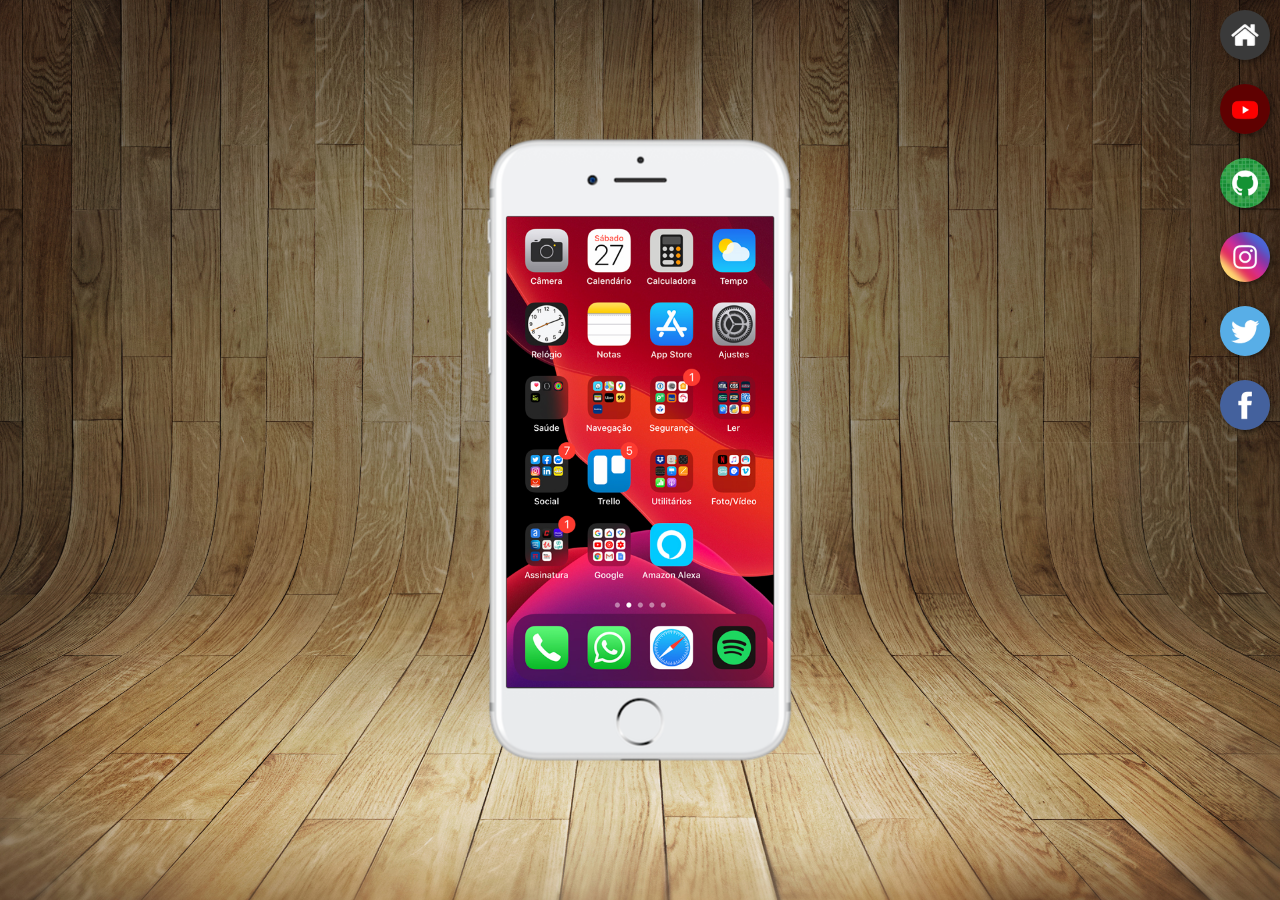
<file: index.html>
<!DOCTYPE html>
<html lang="pt-br">
<head>
    <meta charset="UTF-8">
    <meta http-equiv="X-UA-Compatible" content="IE=edge">
    <meta name="viewport" content="width=device-width, initial-scale=1.0">
    <link rel="shortcut icon" href="favicon.ico" type="image/x-icon">
    <link rel="stylesheet" href="styles/style.css">
    <title>Projeto Redes Sociais</title>
</head>
<body>
    <main>
        <section id="telefone">
            <iframe src="home.html" name="tela" id="tela" frameborder="0">
                Seu navegador não é compatível com isso.
            </iframe>
        </section>
        <section id="redes-sociais">
            <a href="home.html" target="tela"><img src="imagens/logo-home.jpg" alt="home"></a><br>
            <a href="youtube.html" target="tela"><img src="imagens/logo-youtube.jpg" alt="youtube"></a><br>
            <a href="github.html" target="tela"><img src="imagens/logo-github.jpg" alt="github"></a><br>
            <a href="instagram.html" target="tela"><img src="imagens/logo-instagram.jpg" alt="instagram"></a><br>
            <a href="twitter.html" target="tela"><img src="imagens/logo-twitter.jpg" alt="twitter"></a><br>
            <a href="facebook.html" target="tela"><img src="imagens/logo-facebook.jpg" alt="facebook"></a>
        </section>
    </main>
</body>
</html>
</file>
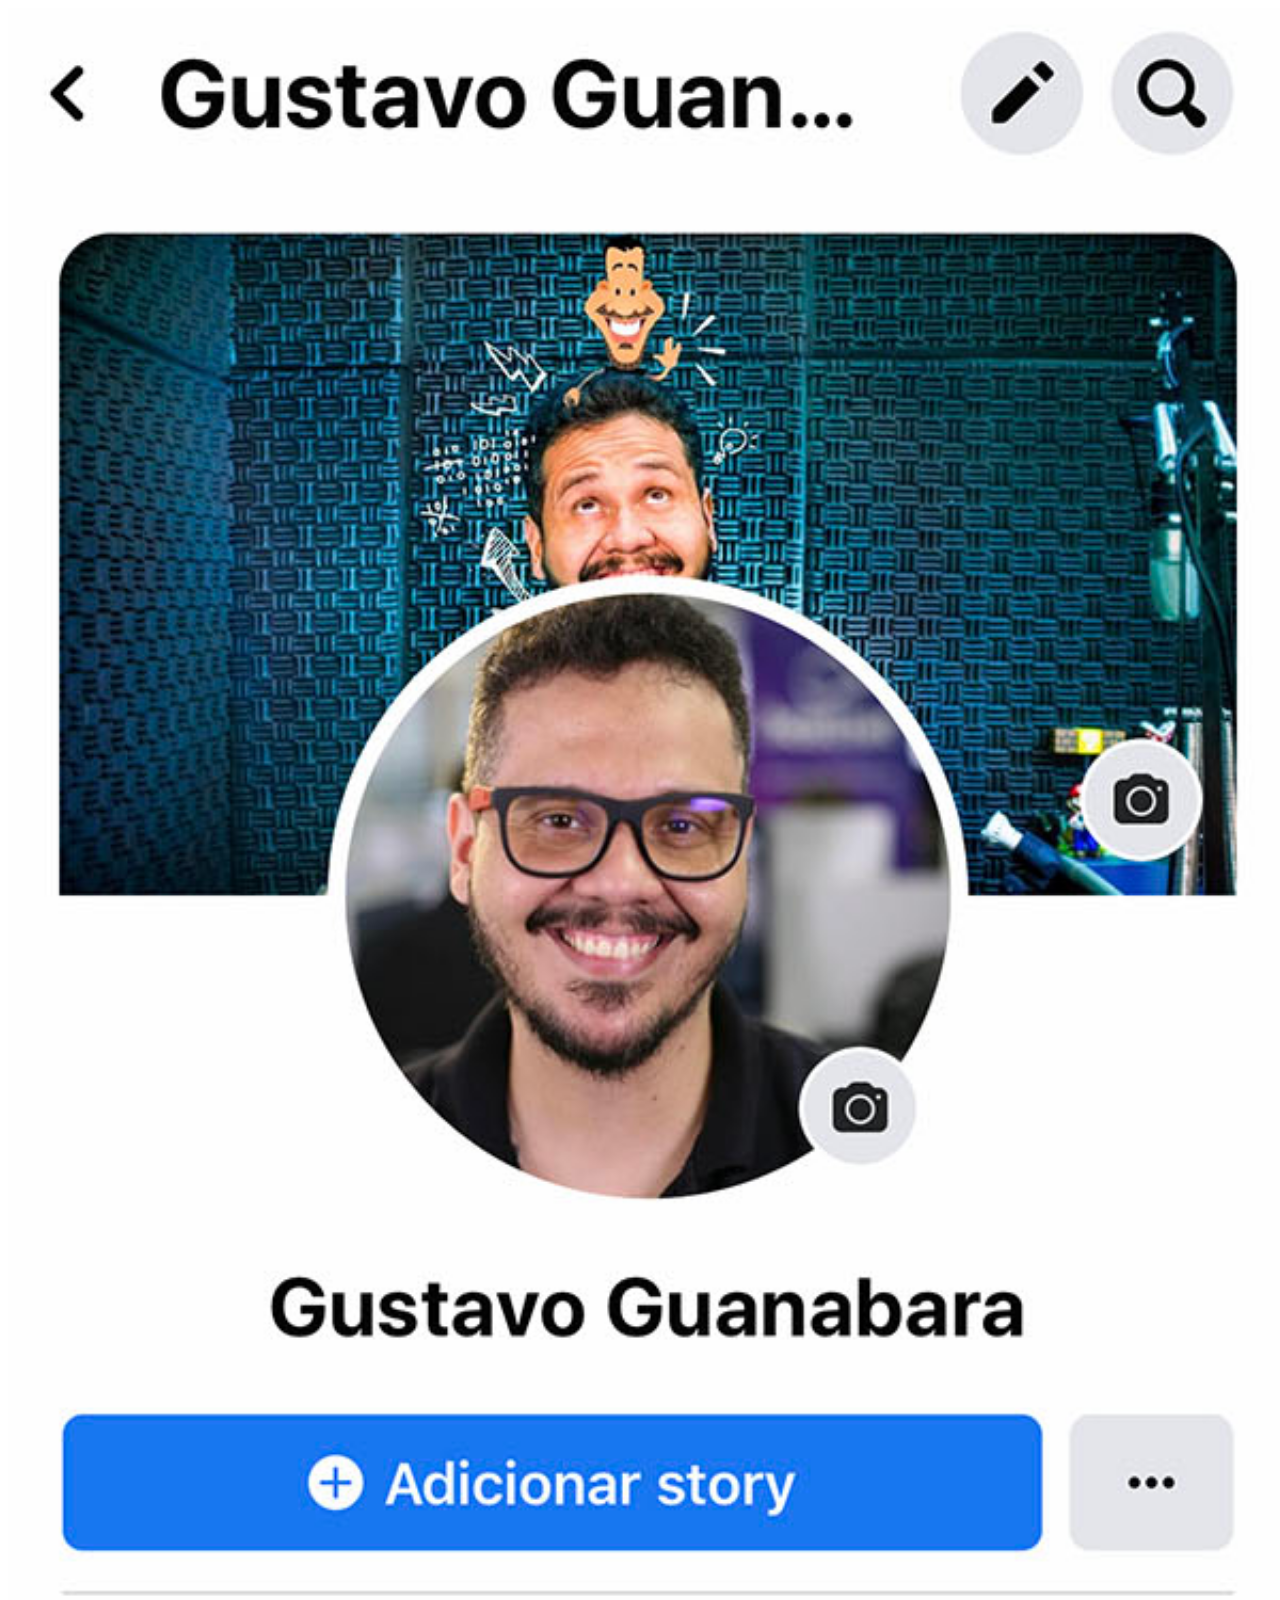
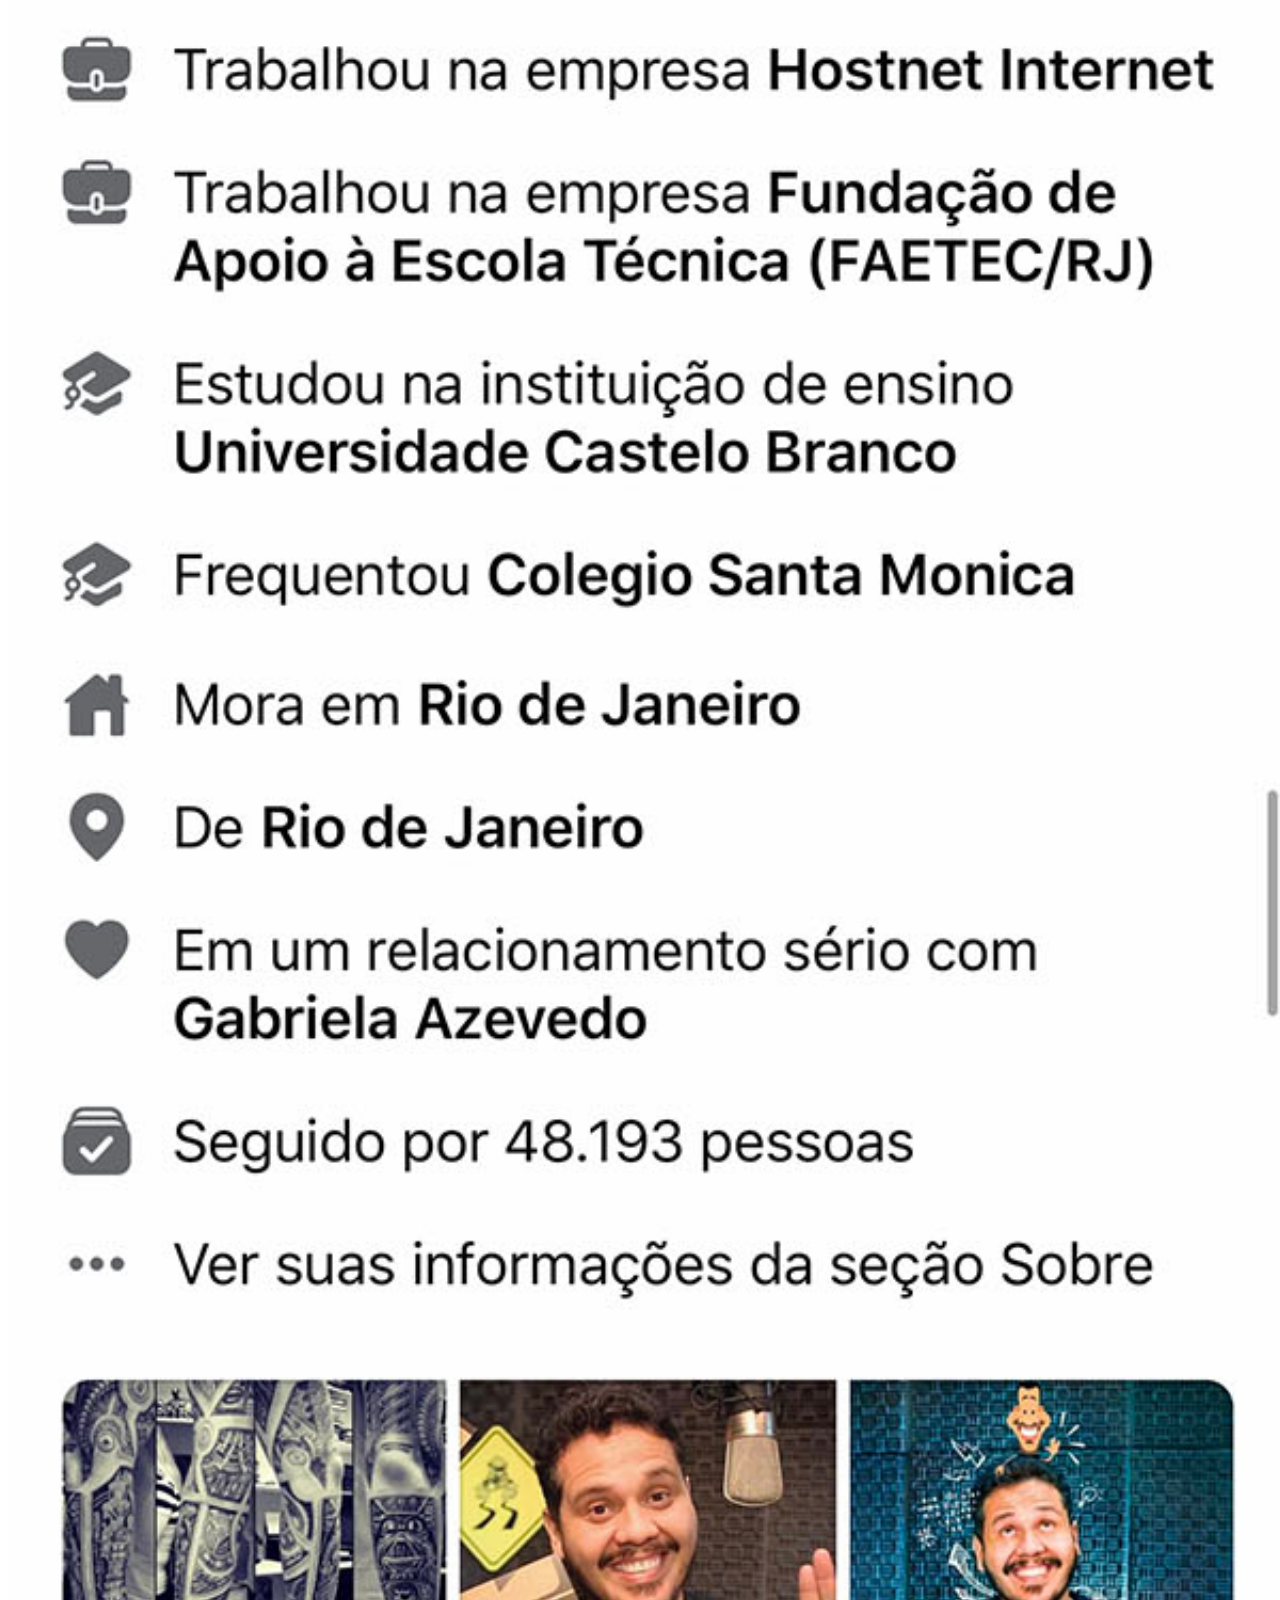
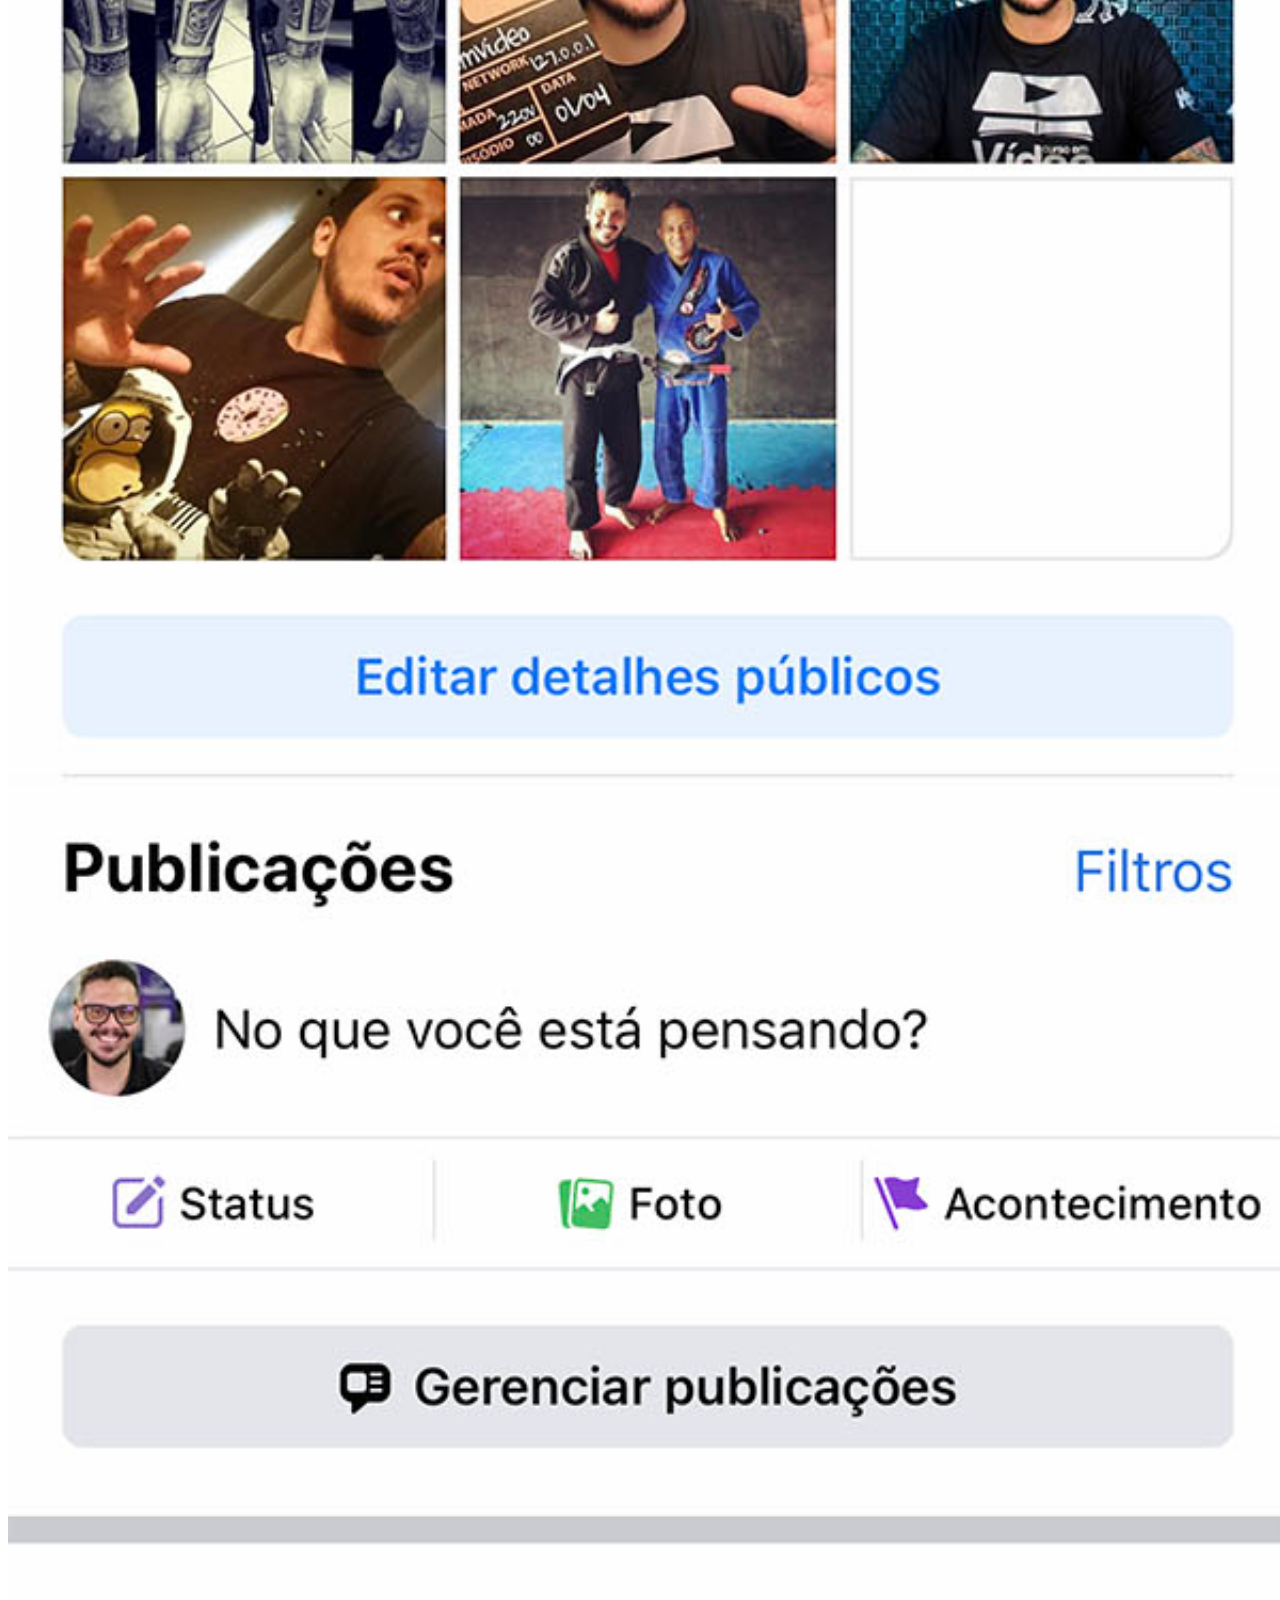
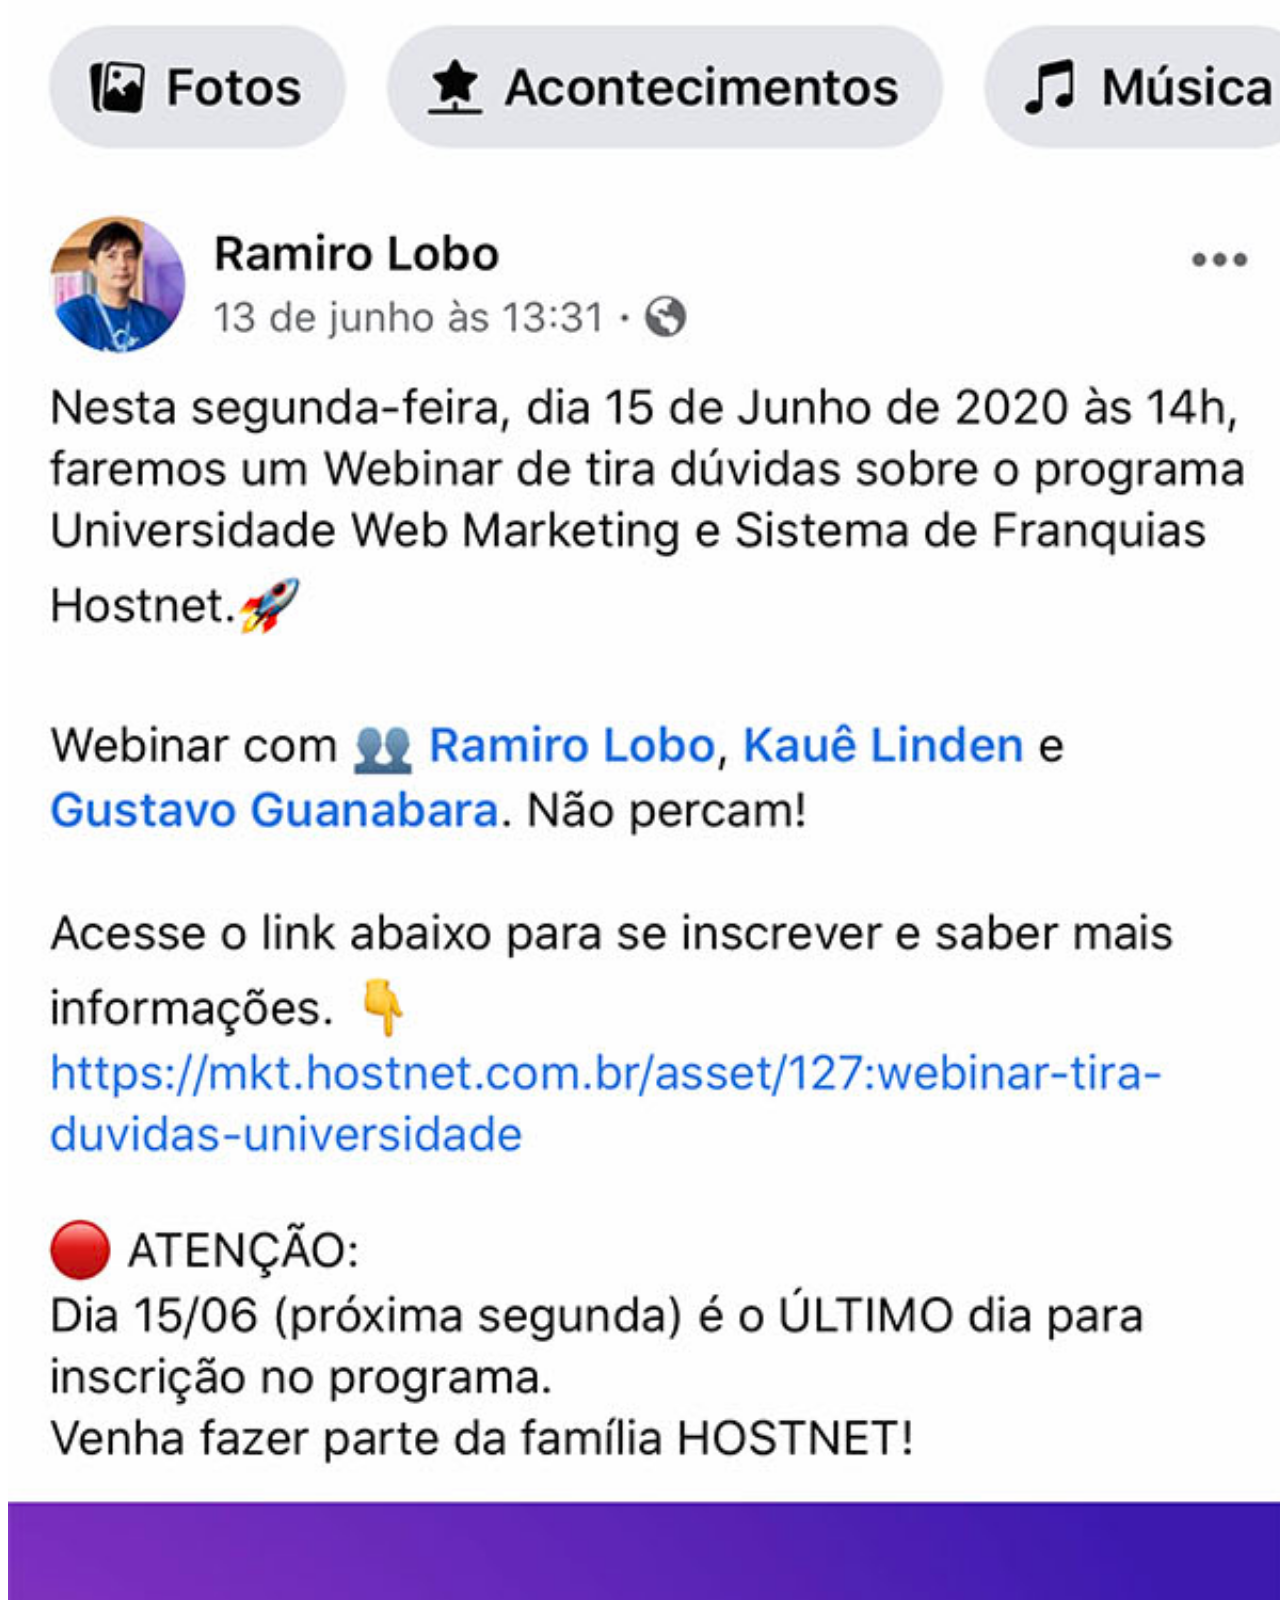
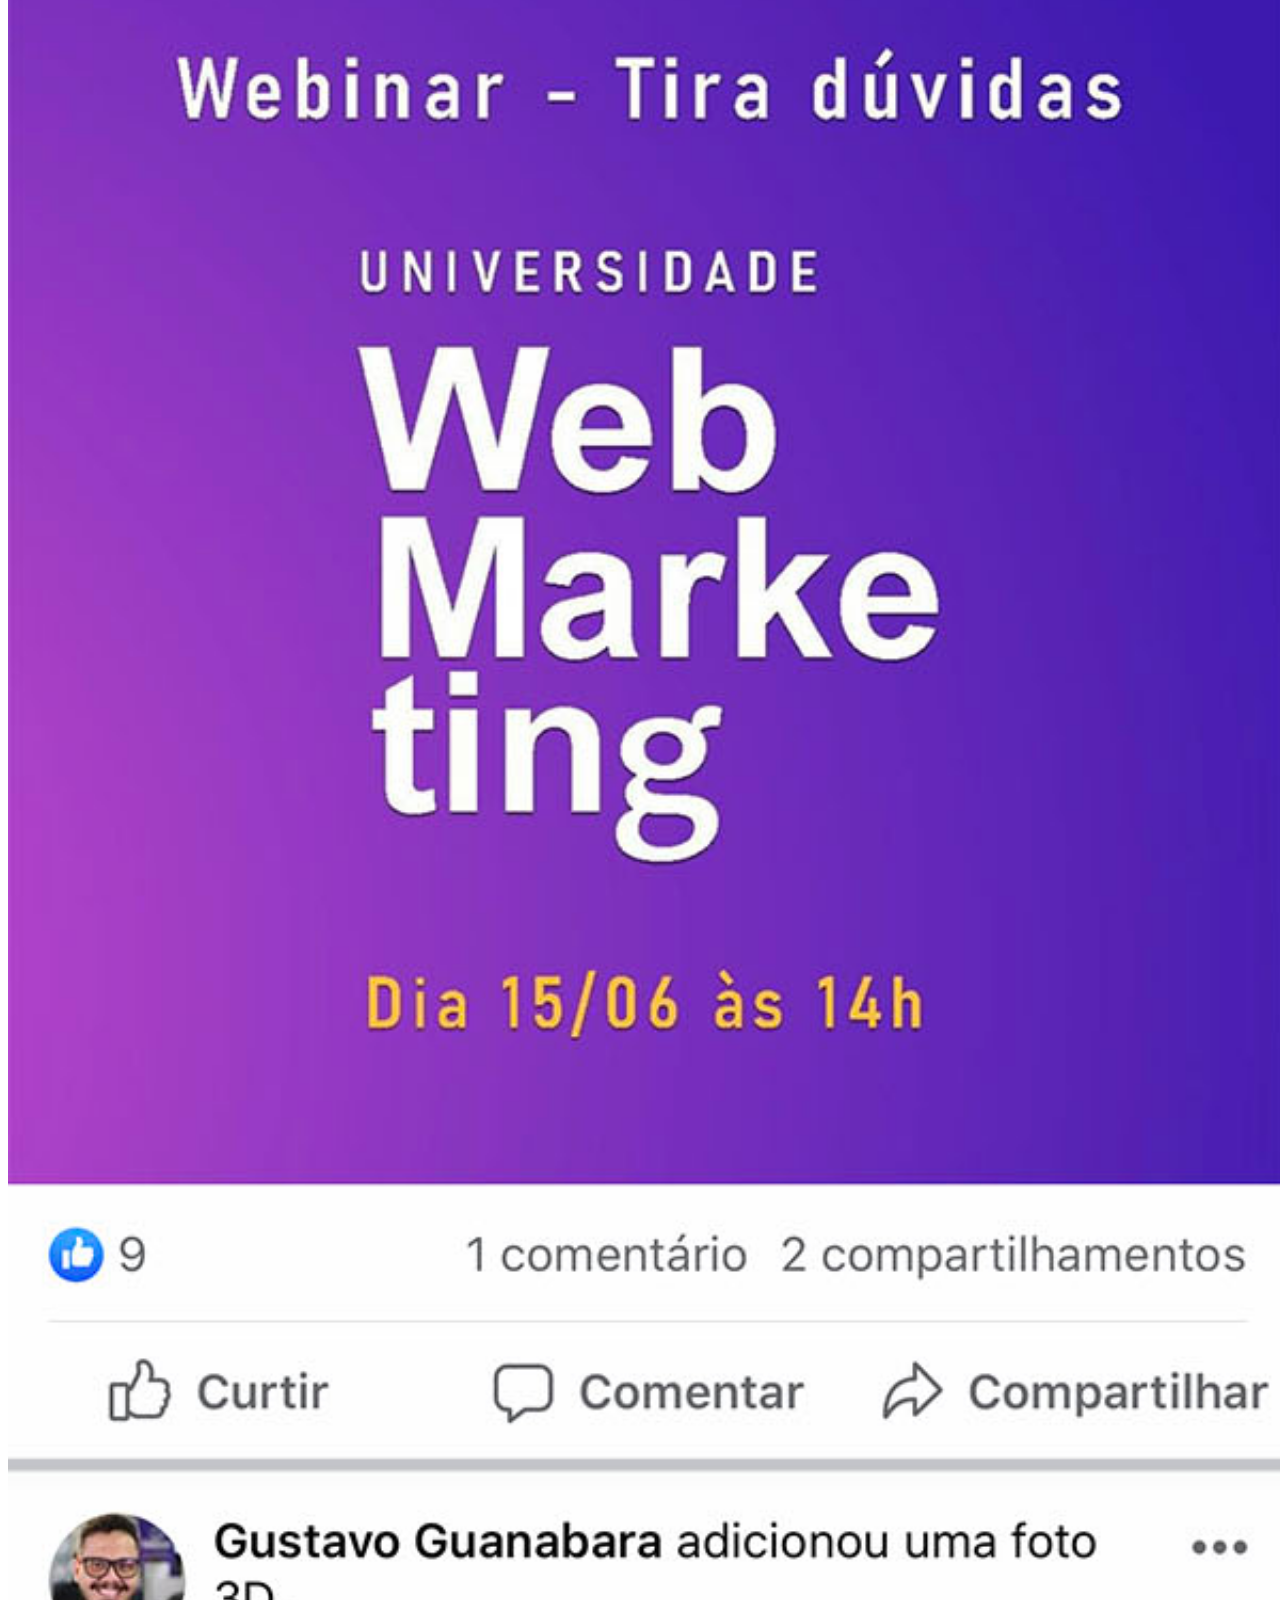
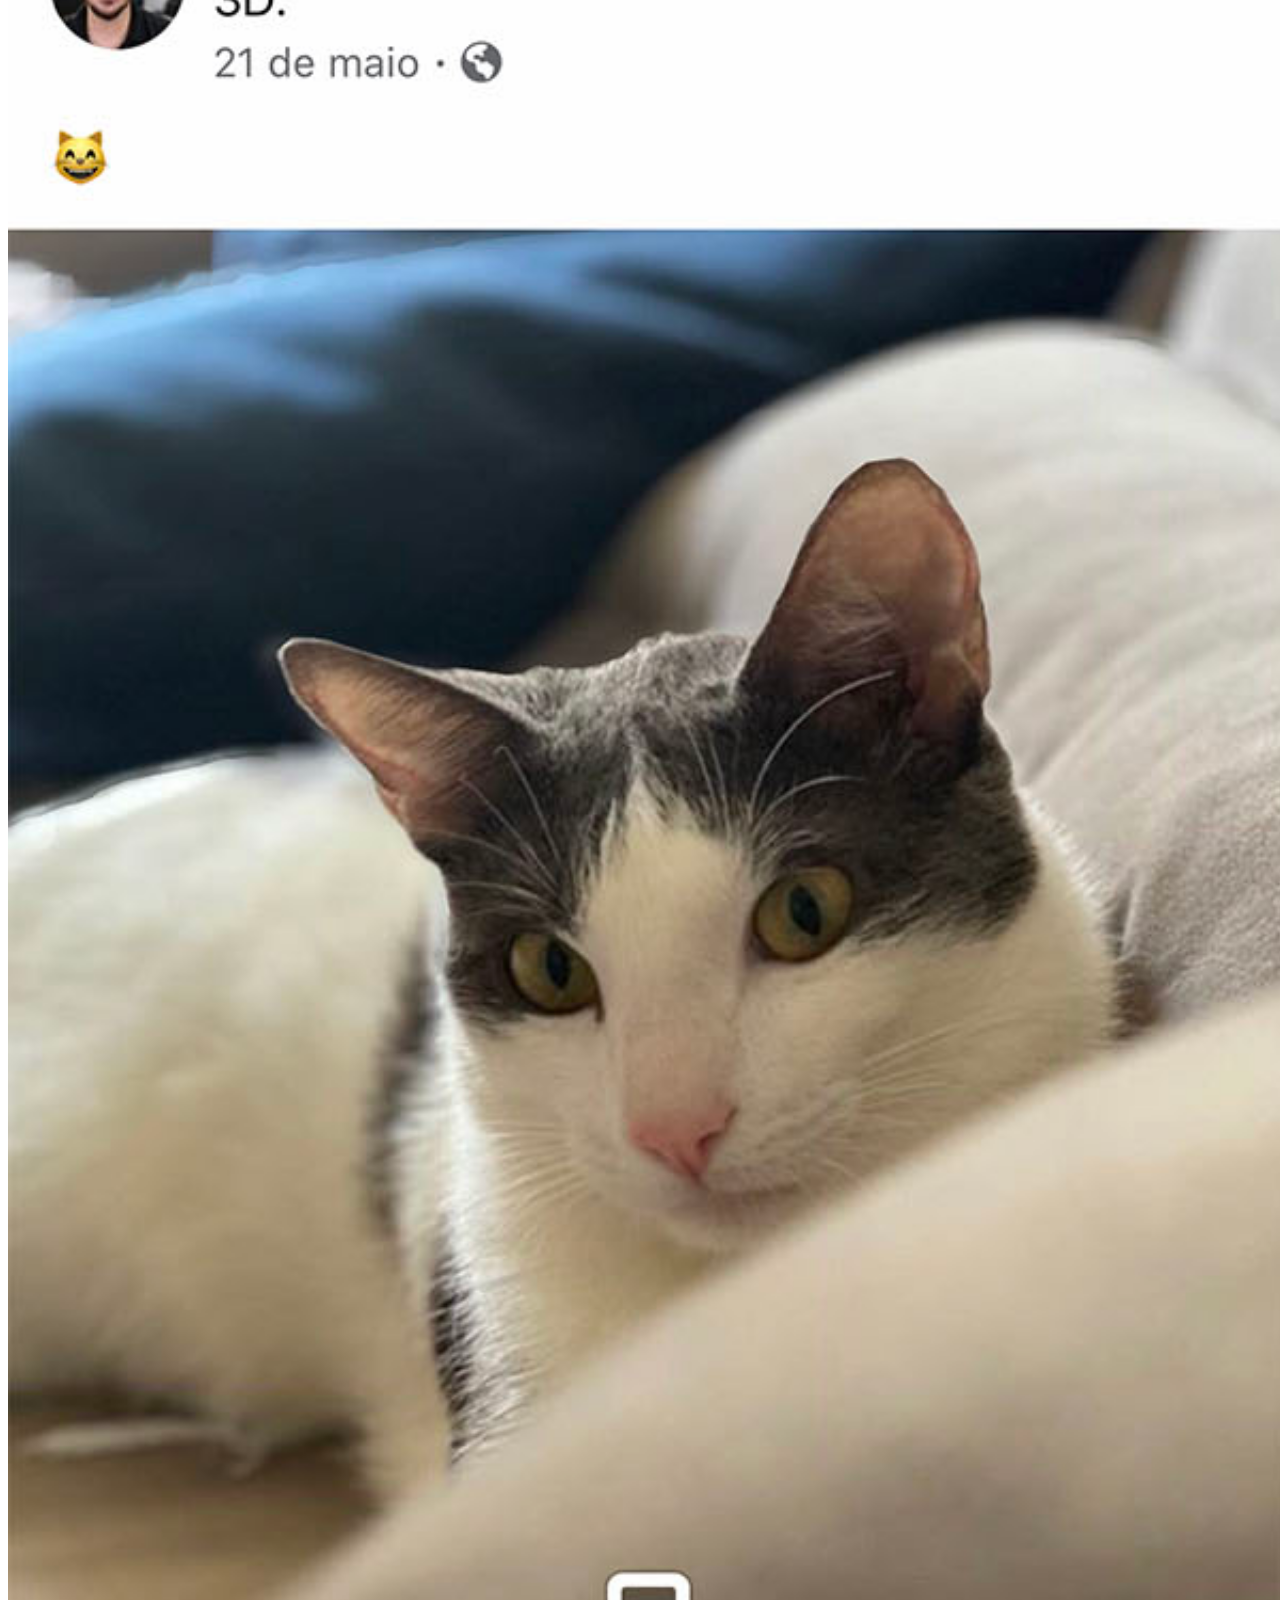
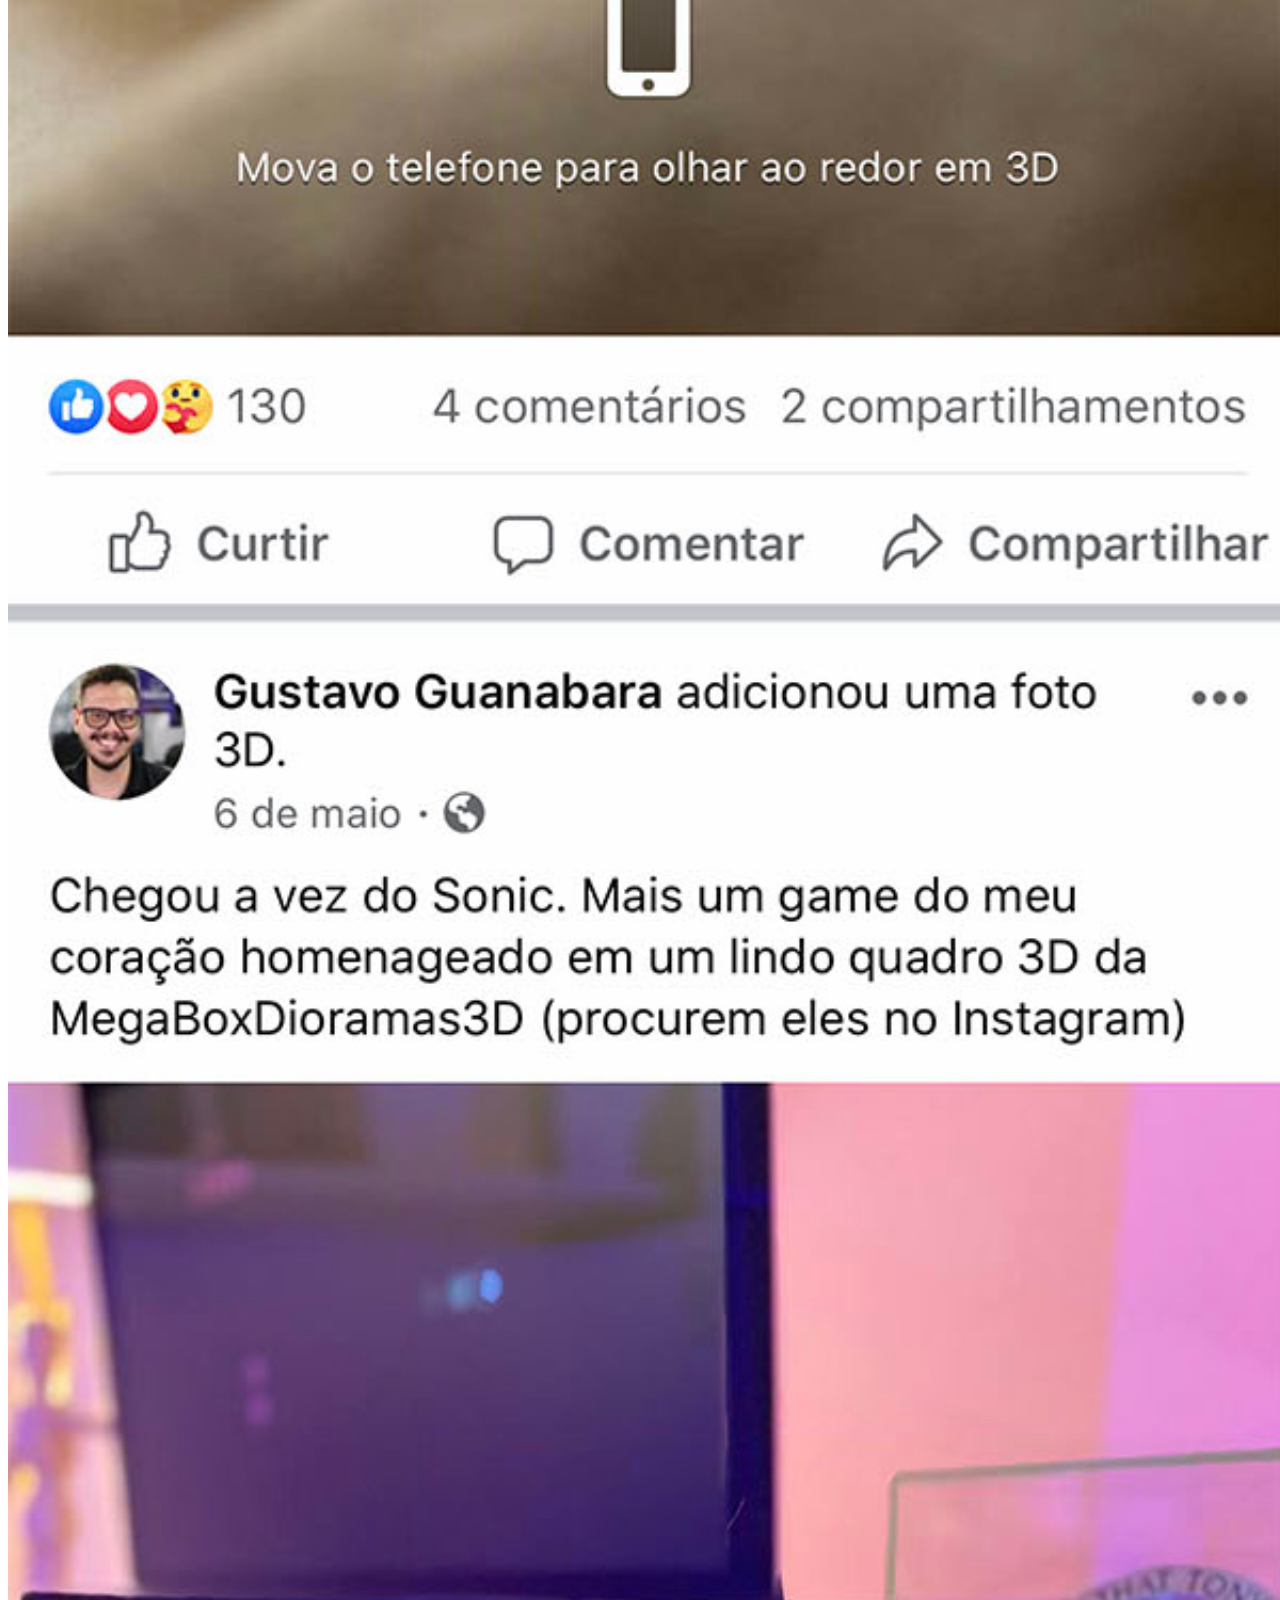
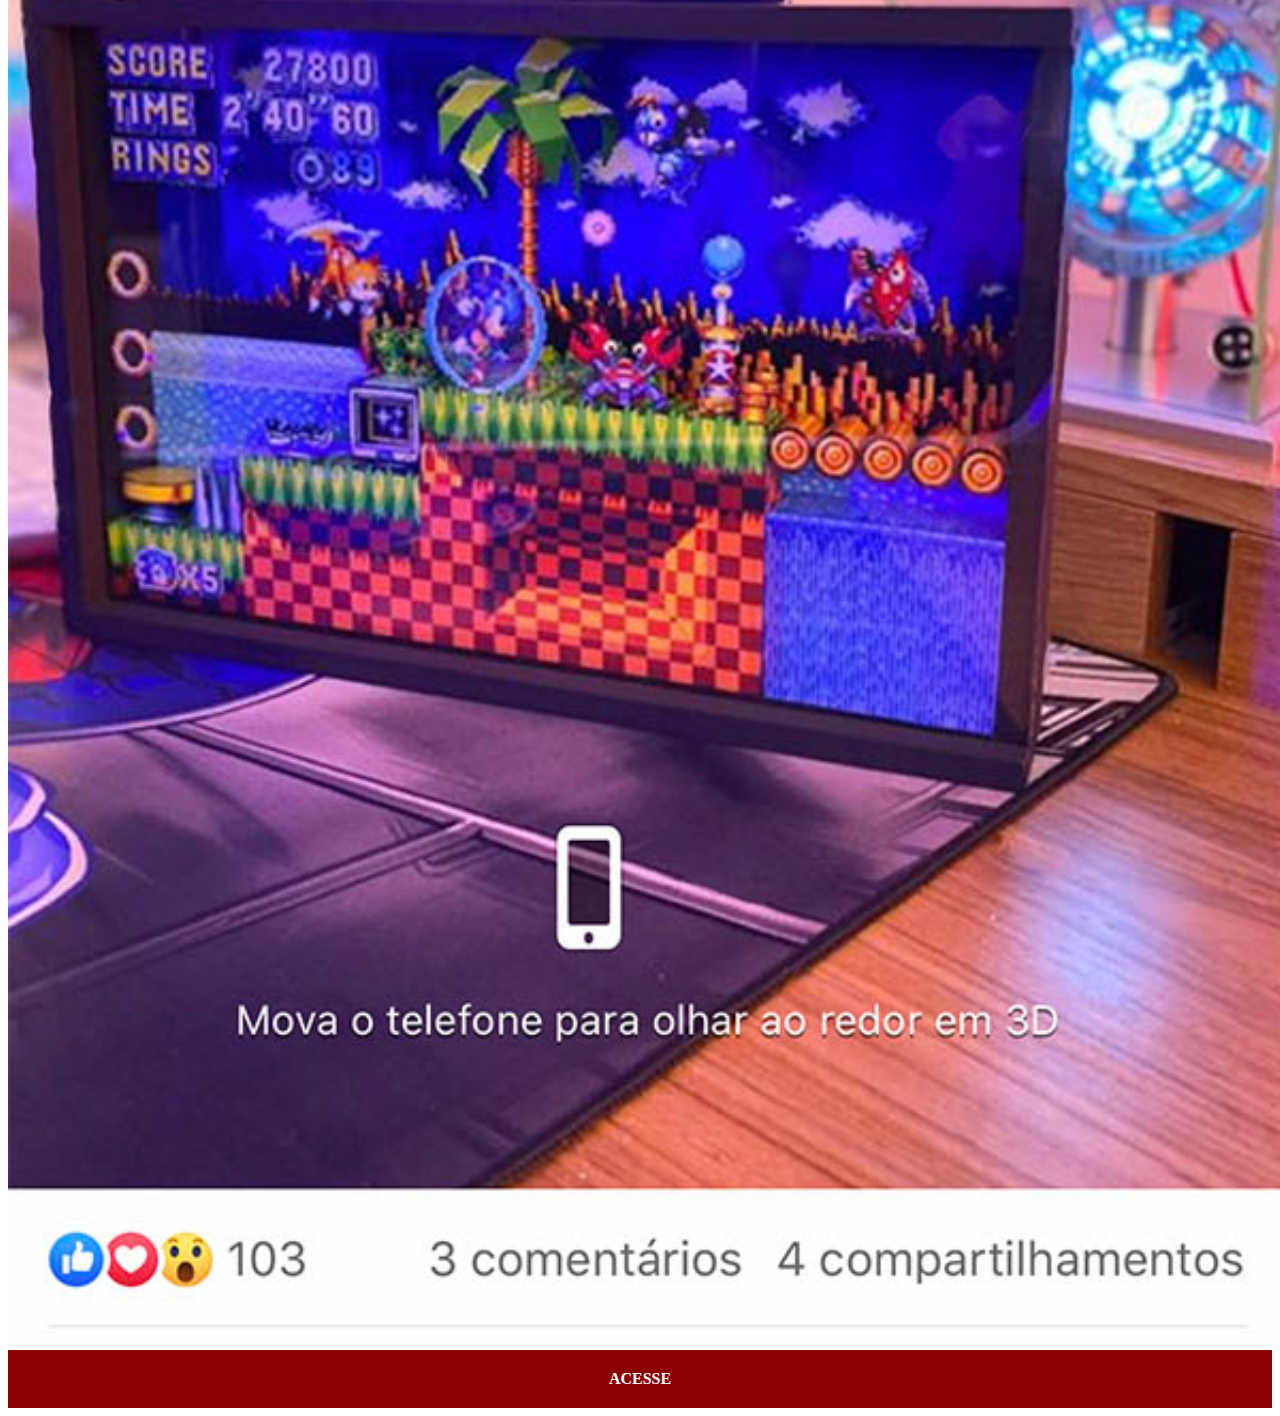
<file: facebook.html>
<!DOCTYPE html>
<html lang="pt-br">
<head>
    <meta charset="UTF-8">
    <meta http-equiv="X-UA-Compatible" content="IE=edge">
    <meta name="viewport" content="width=device-width, initial-scale=1.0">
    <title>Facebook</title>
    <link rel="stylesheet" href="styles/social.css">
</head>
<body>
    <img src="imagens/tela-facebook.jpg" alt="facebook">
    <a href="https://www.facebook.com/gustavoguanabara" target="_blank">ACESSE</a>
</body>
</html>
</file>
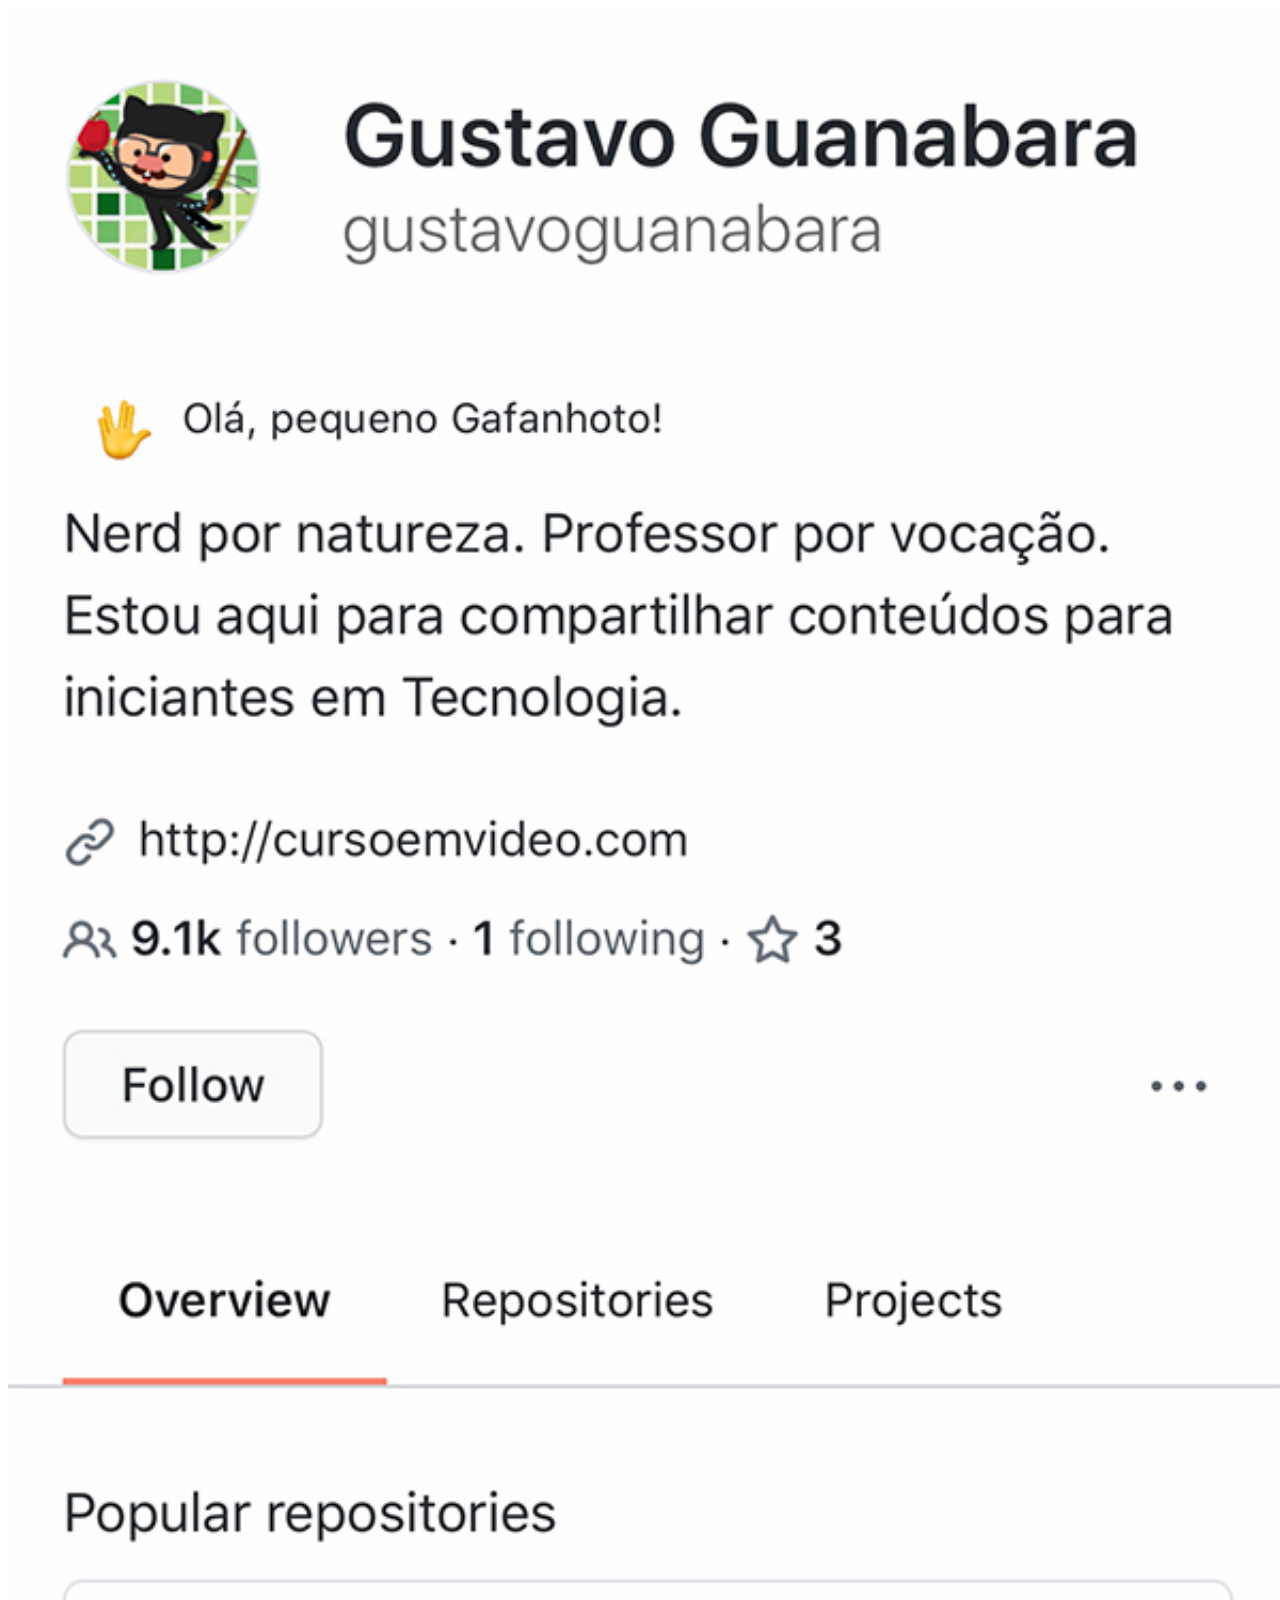
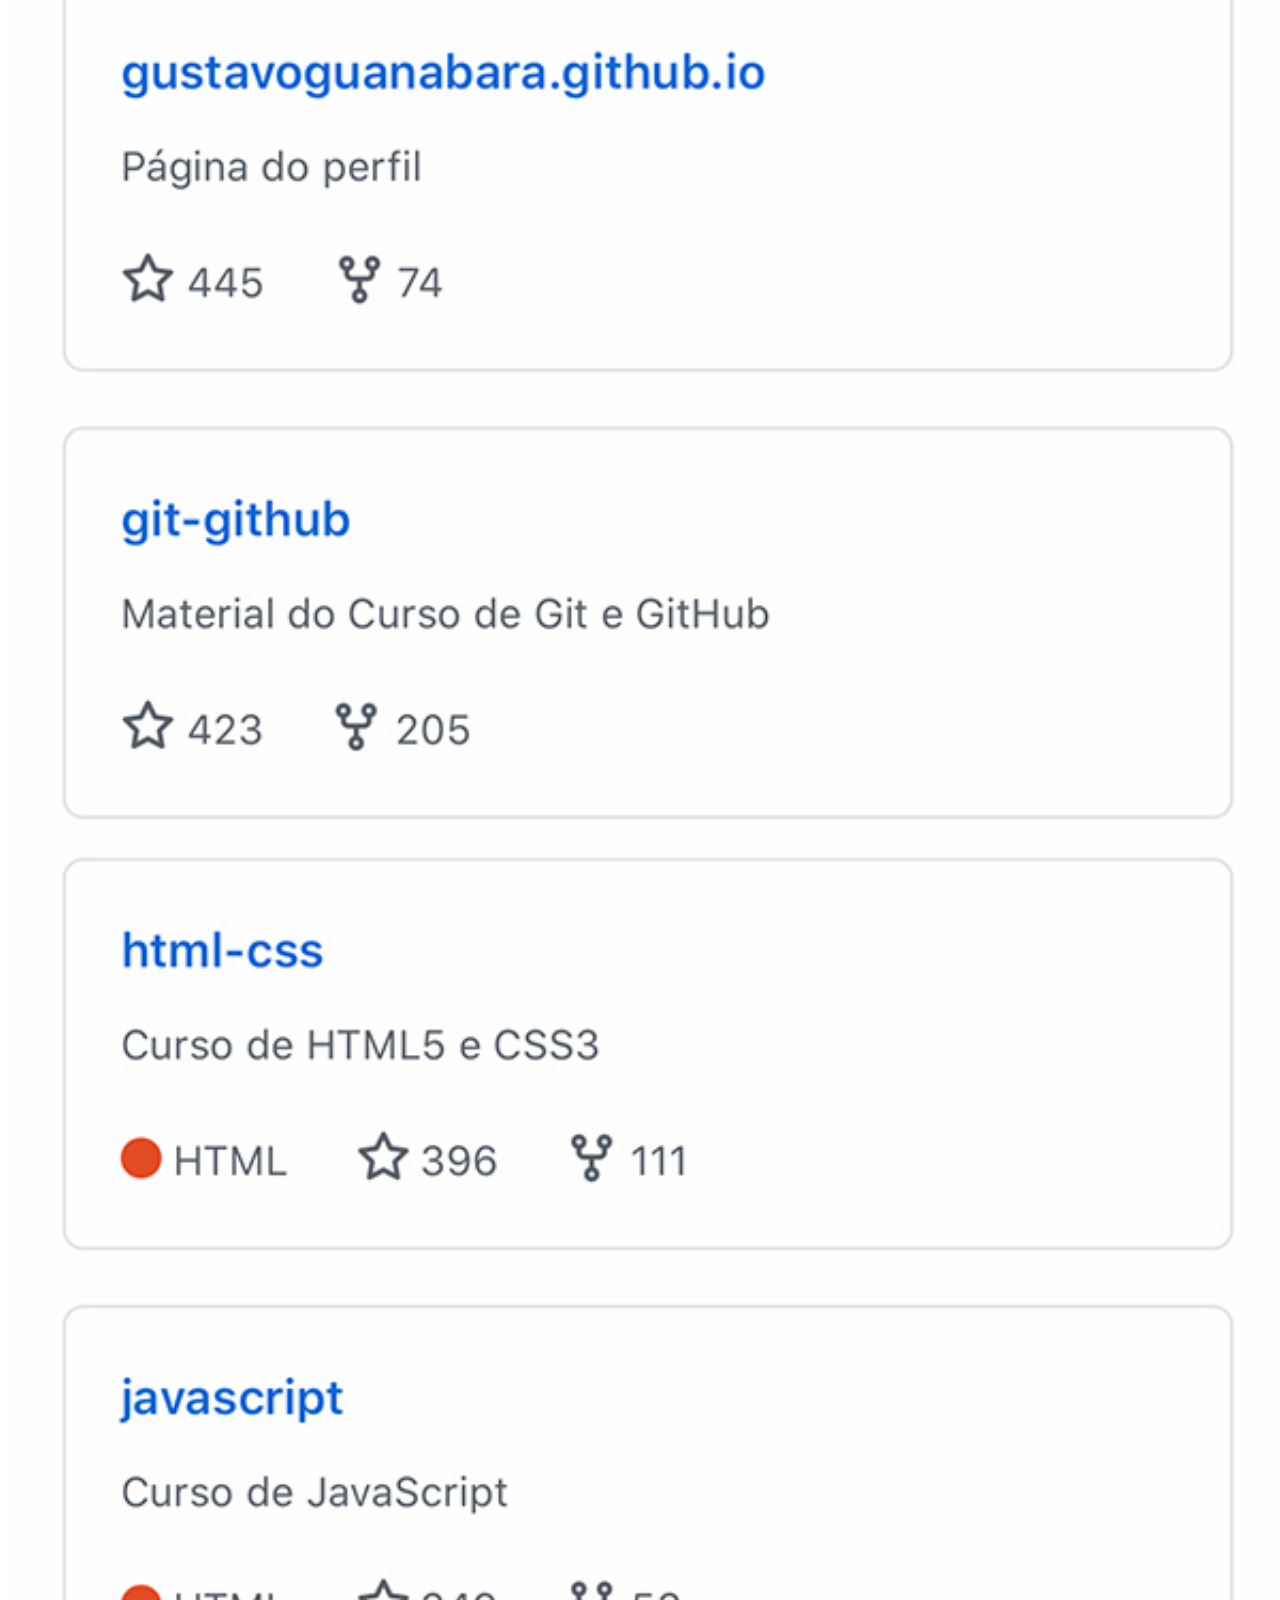
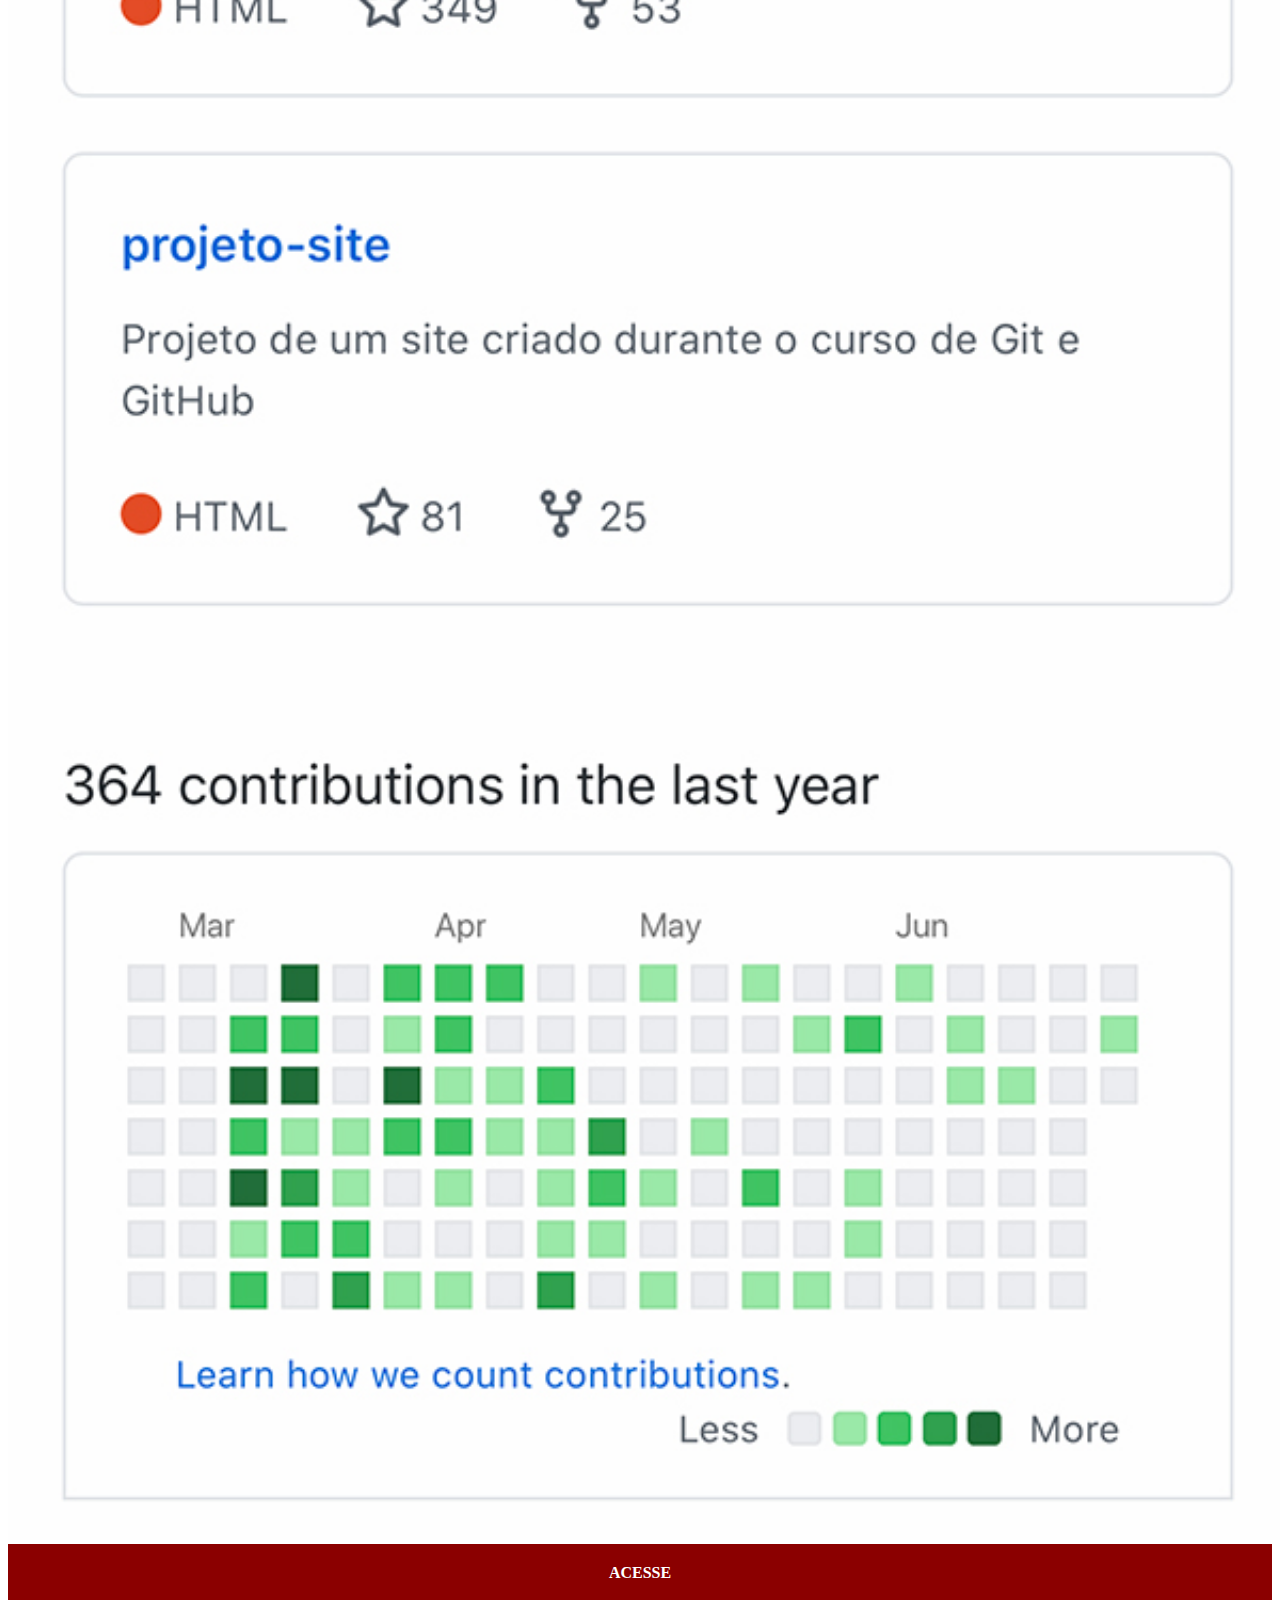
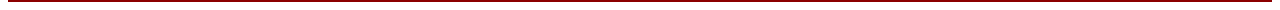
<file: github.html>
<!DOCTYPE html>
<html lang="pt-br">
<head>
    <meta charset="UTF-8">
    <meta http-equiv="X-UA-Compatible" content="IE=edge">
    <meta name="viewport" content="width=device-width, initial-scale=1.0">
    <title>GitHub</title>
    <link rel="stylesheet" href="styles/social.css">
</head>
<body>
    <img src="imagens/tela-github.jpg" alt="github">
    <a href="https://github.com/alexandrafribeiro" target="_blank">ACESSE</a>
</body>
</html>
</file>
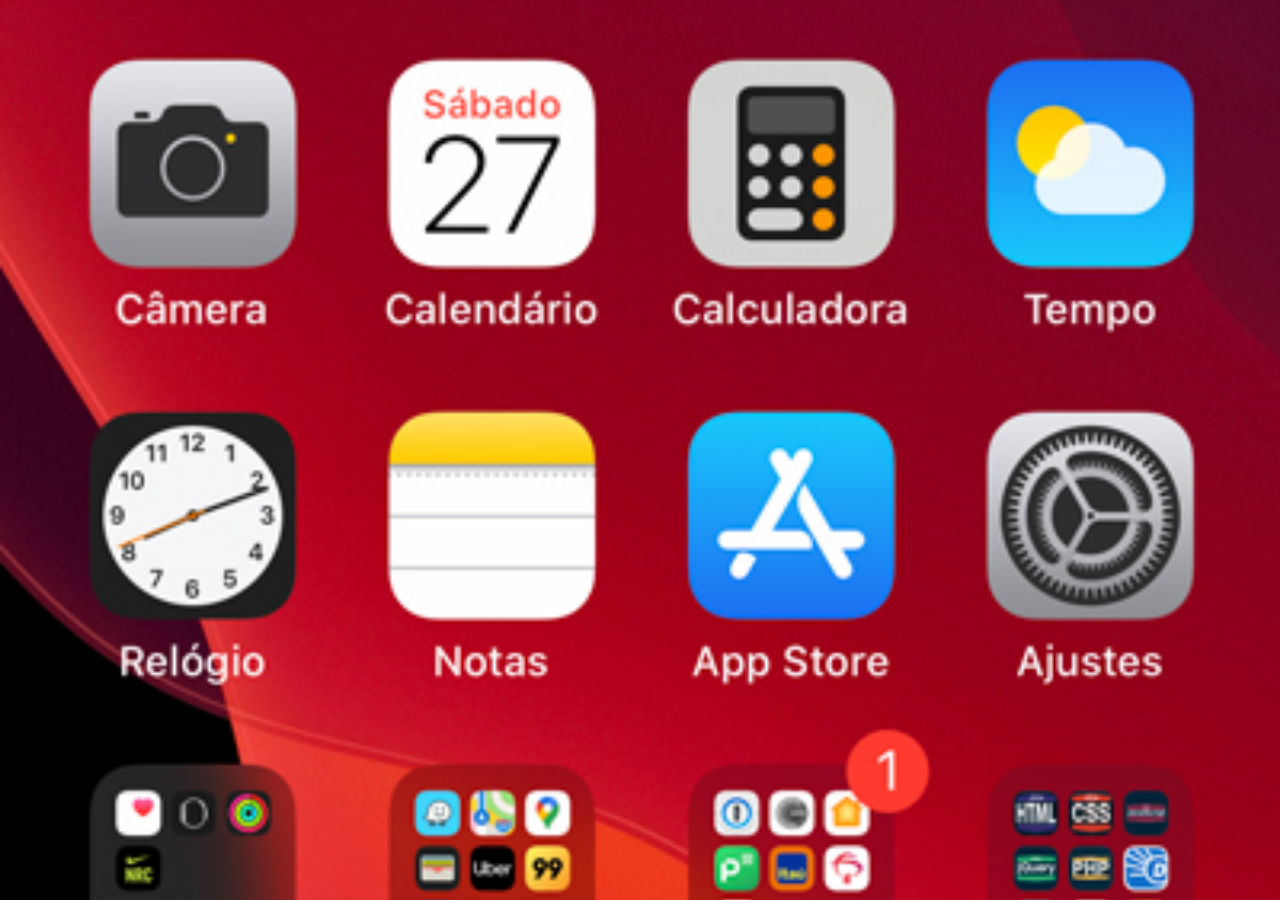
<file: home.html>
<!DOCTYPE html>
<html lang="pt-br">
<head>
    <meta charset="UTF-8">
    <meta http-equiv="X-UA-Compatible" content="IE=edge">
    <meta name="viewport" content="width=device-width, initial-scale=1.0">
    <title>Home</title>
</head>
<style>
    * {
        margin: 0px;
        padding: 0px;
    }

    body {
        width: 100vw;
        height: 100vh;
        background: black url('imagens/tela-home.jpg') no-repeat top center;
        background-size: cover;
    }
</style>
<body>
    
</body>
</html>
</file>
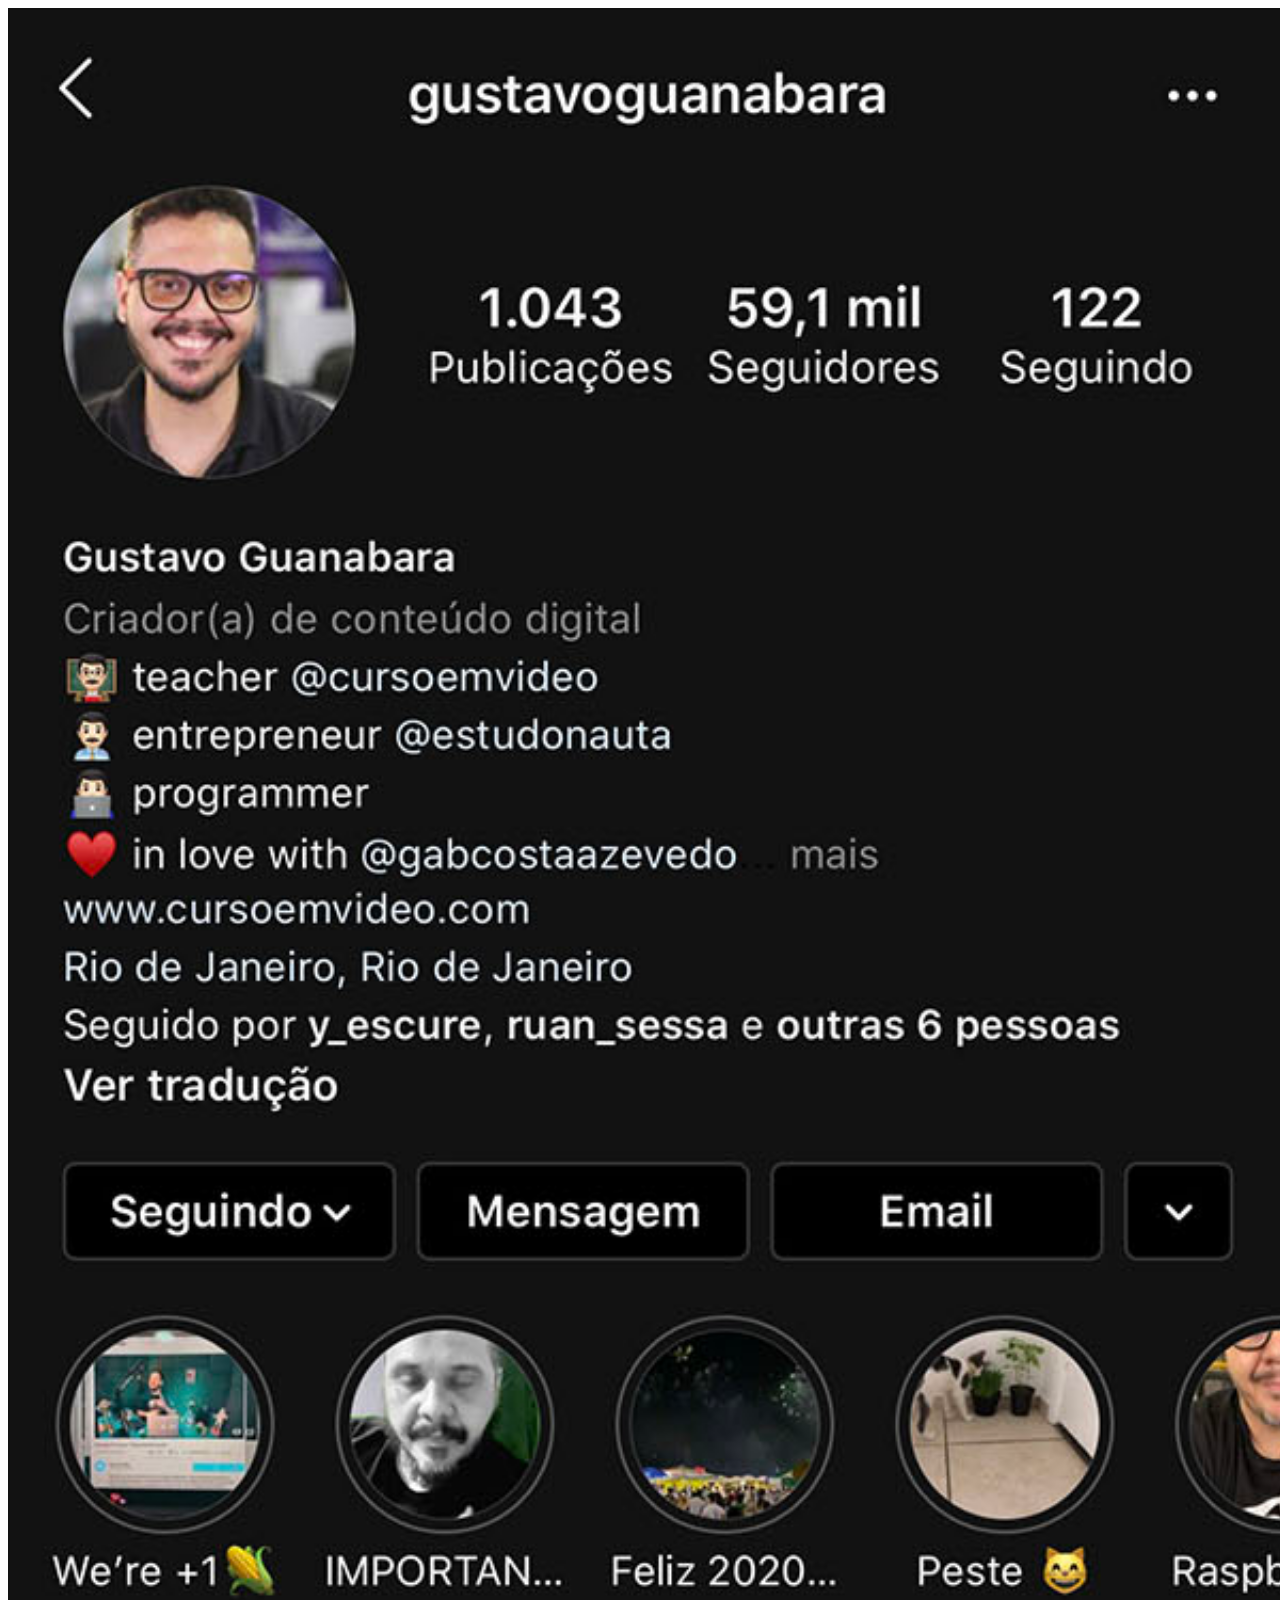
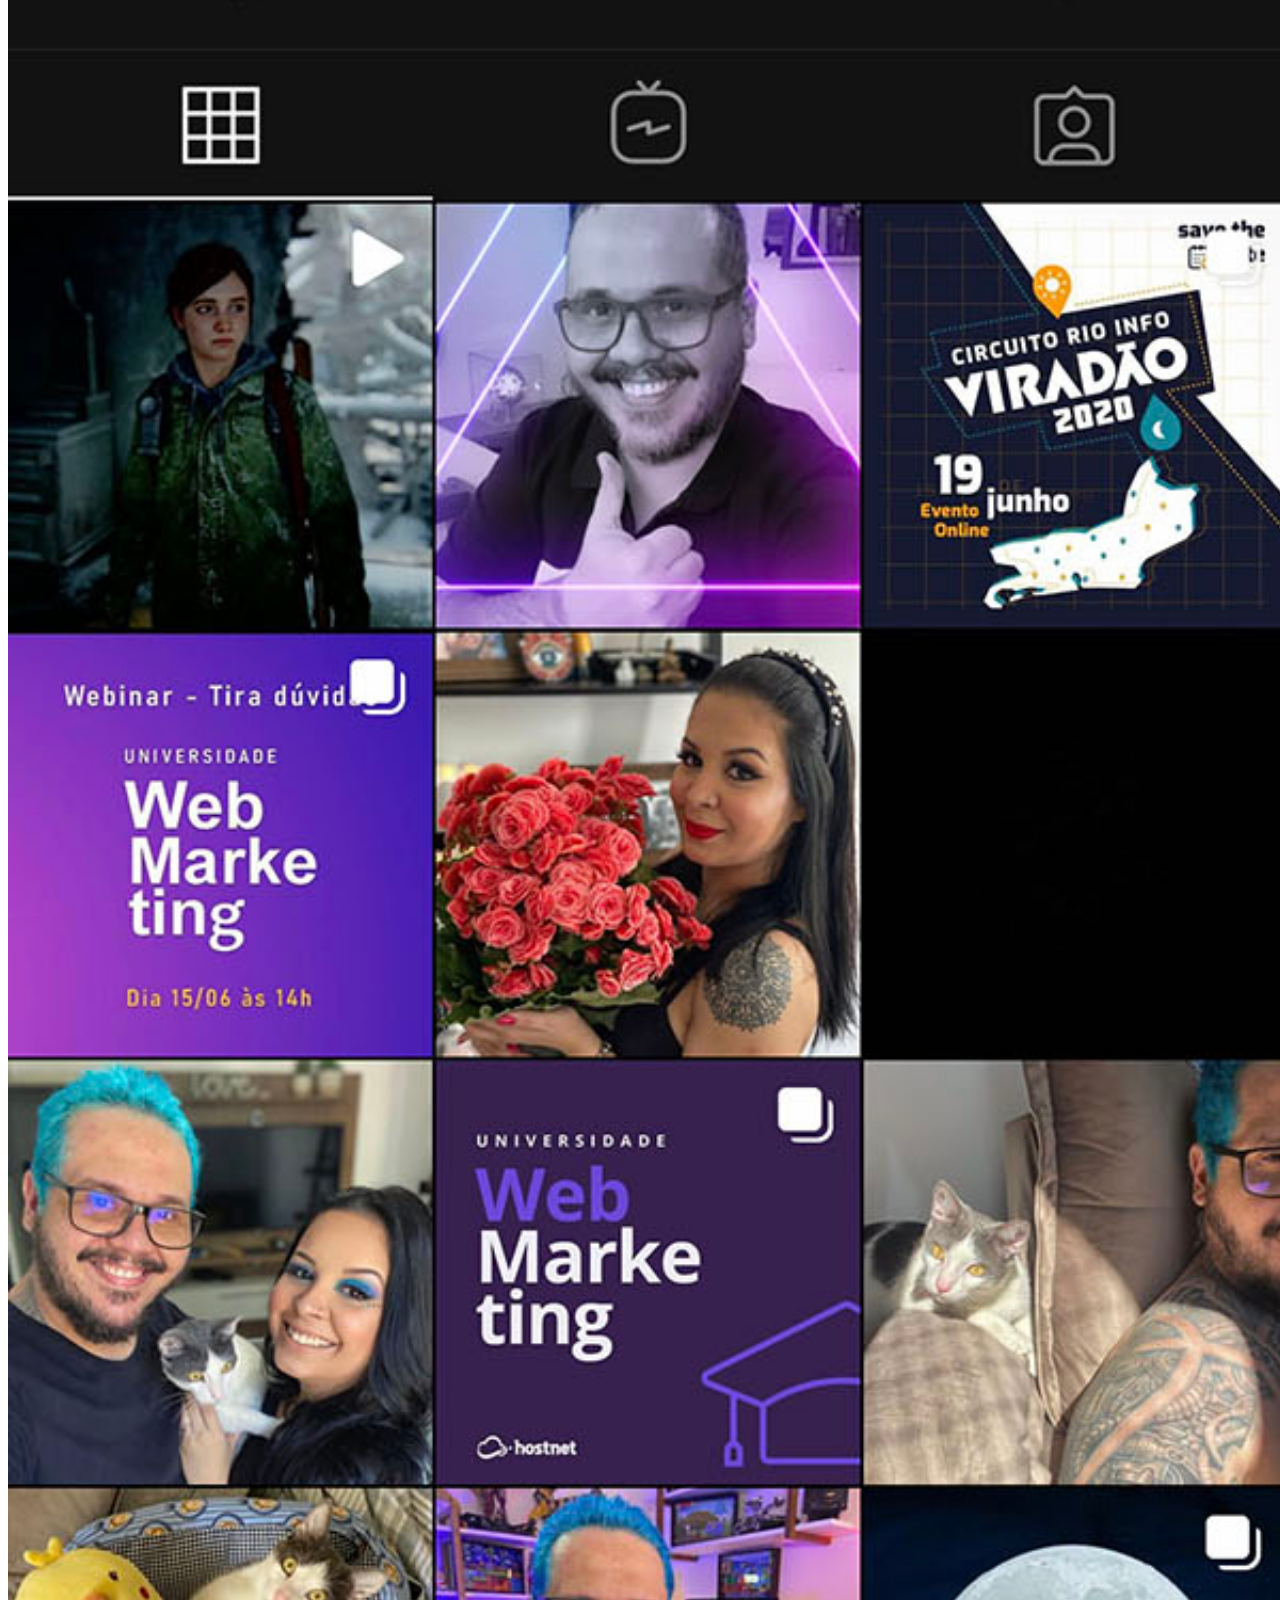
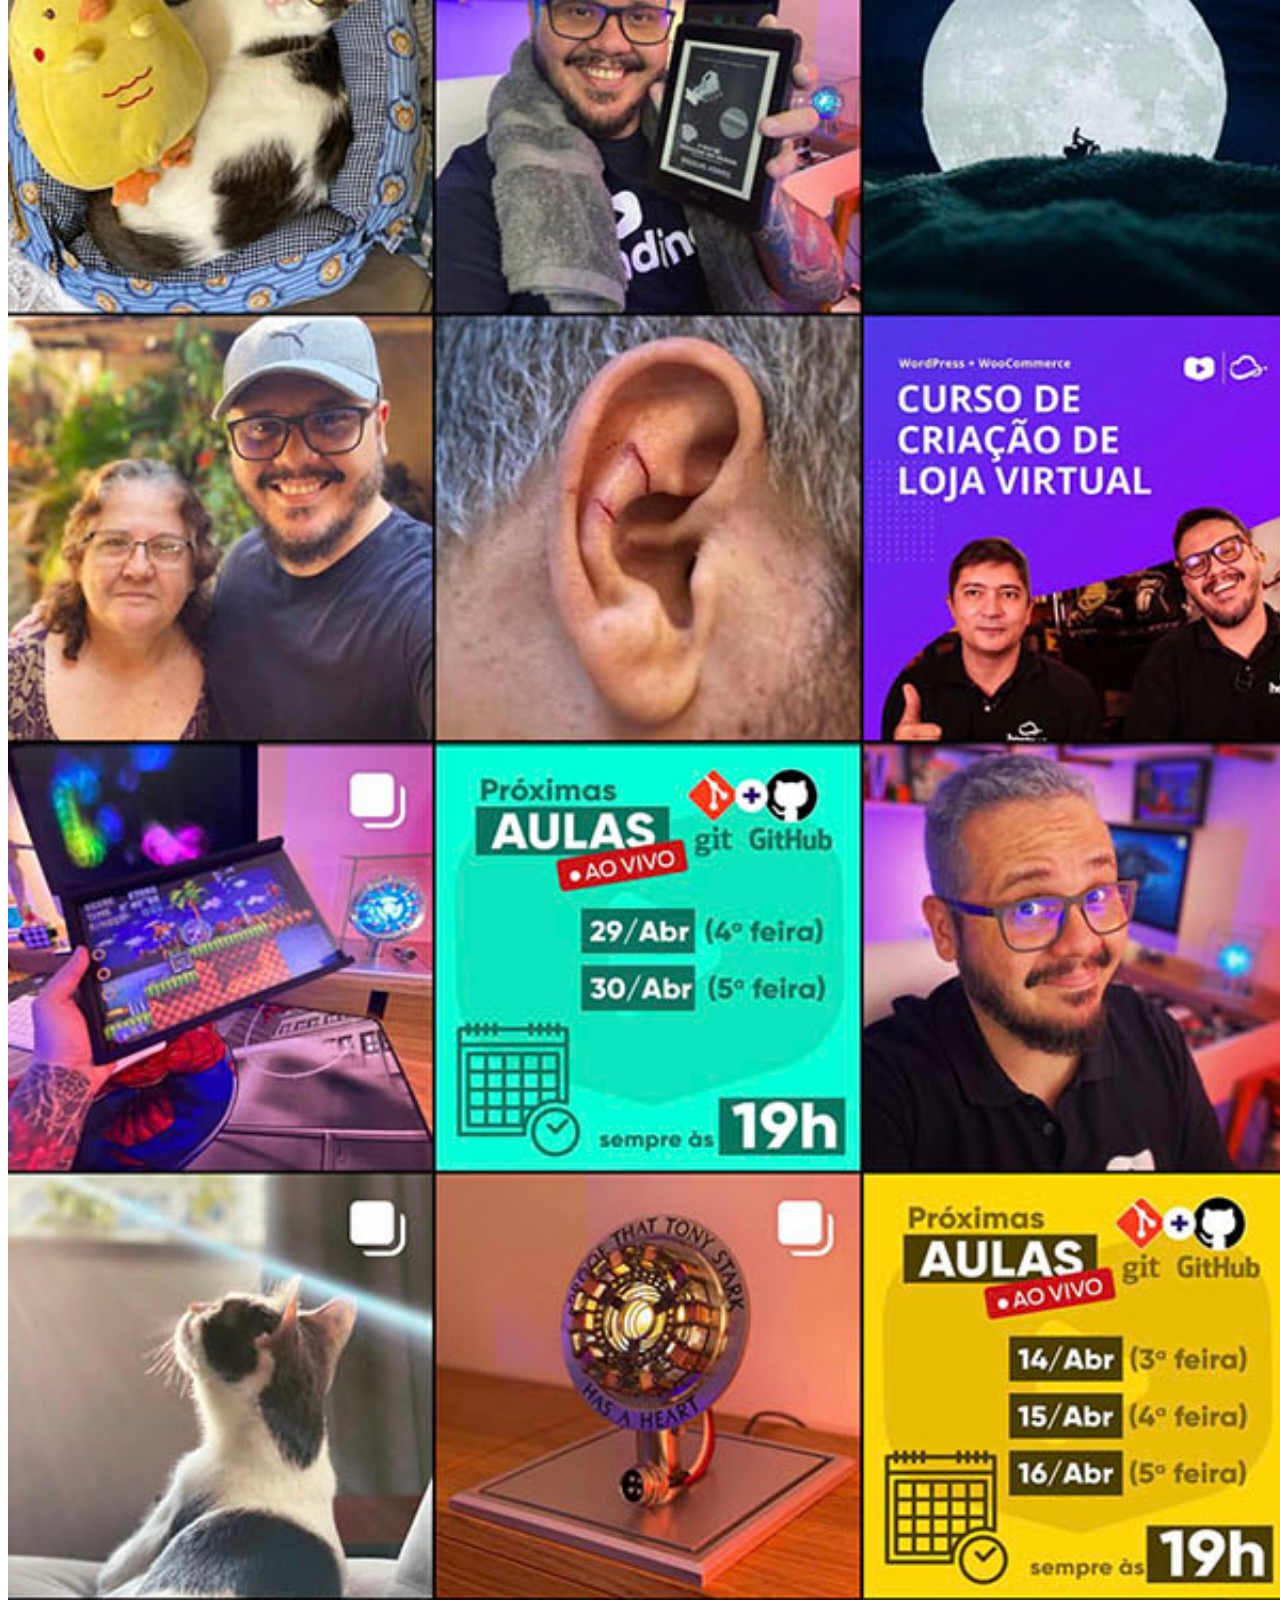
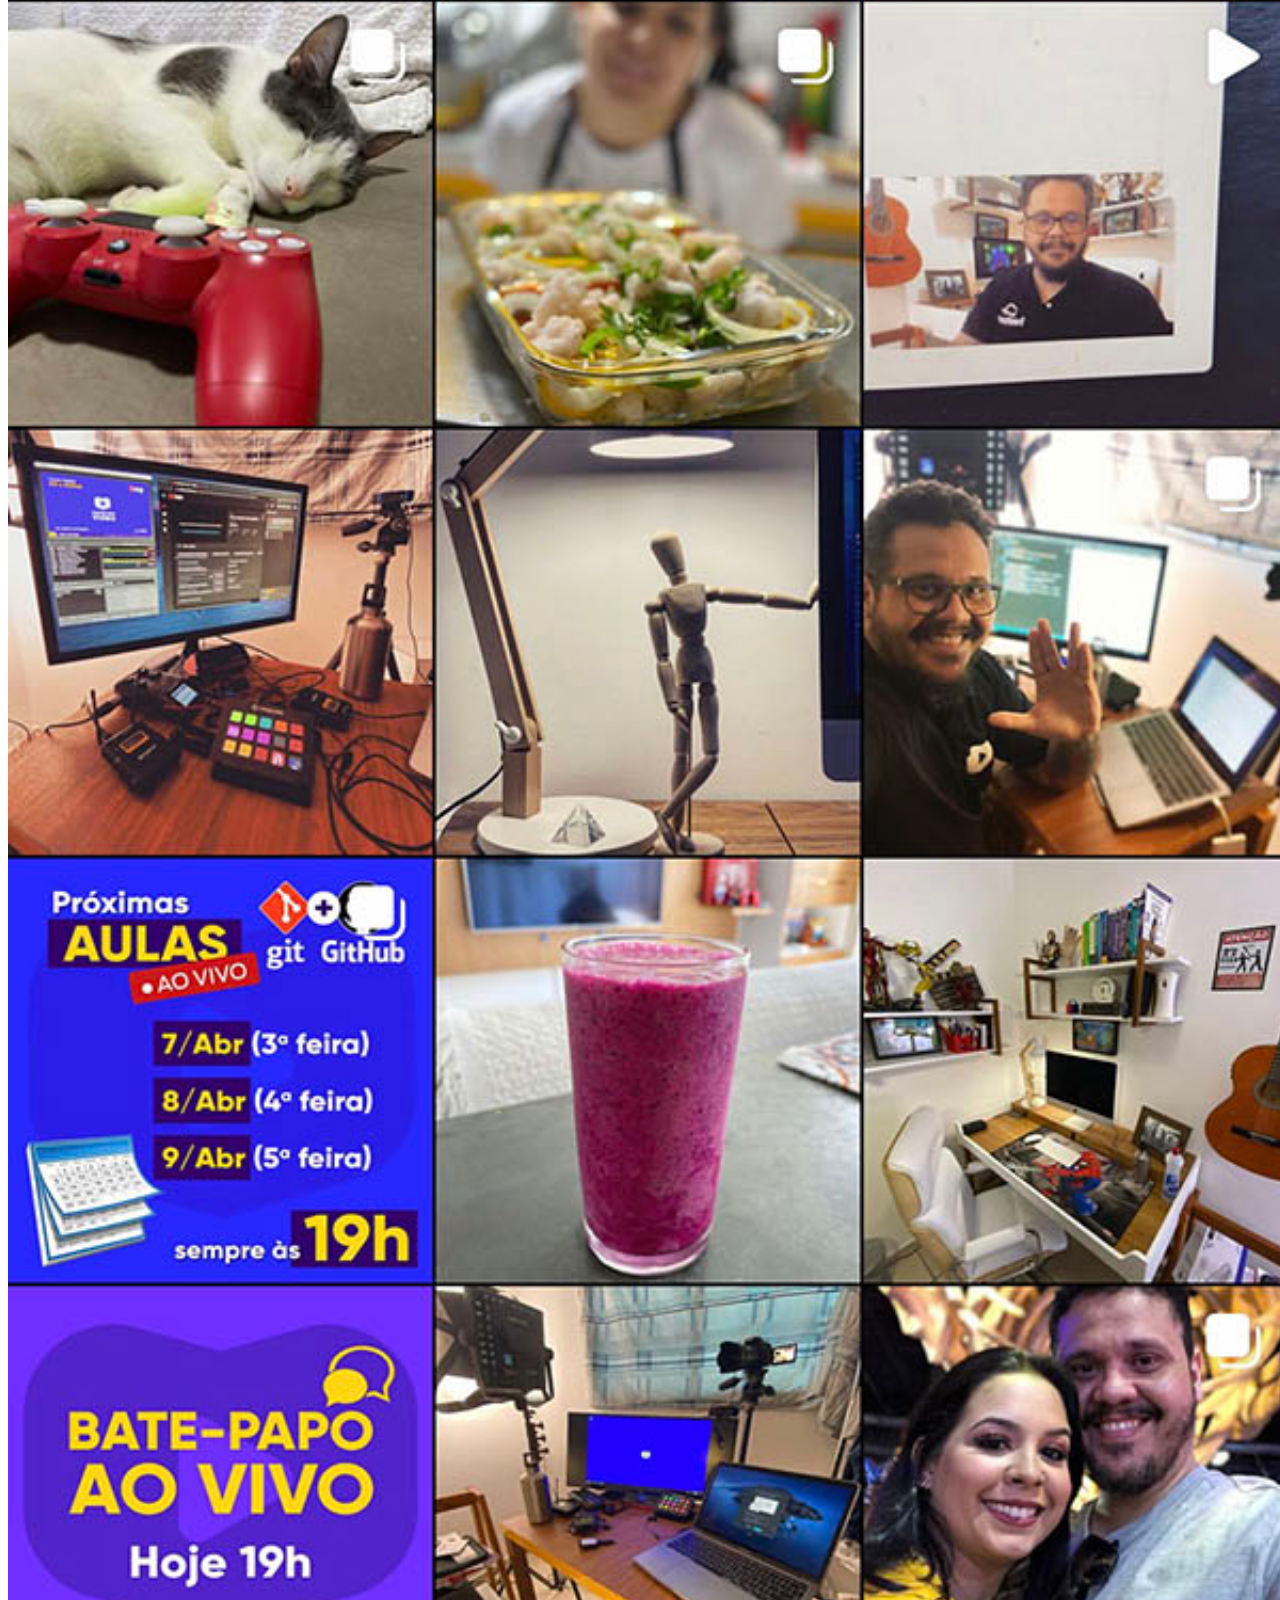
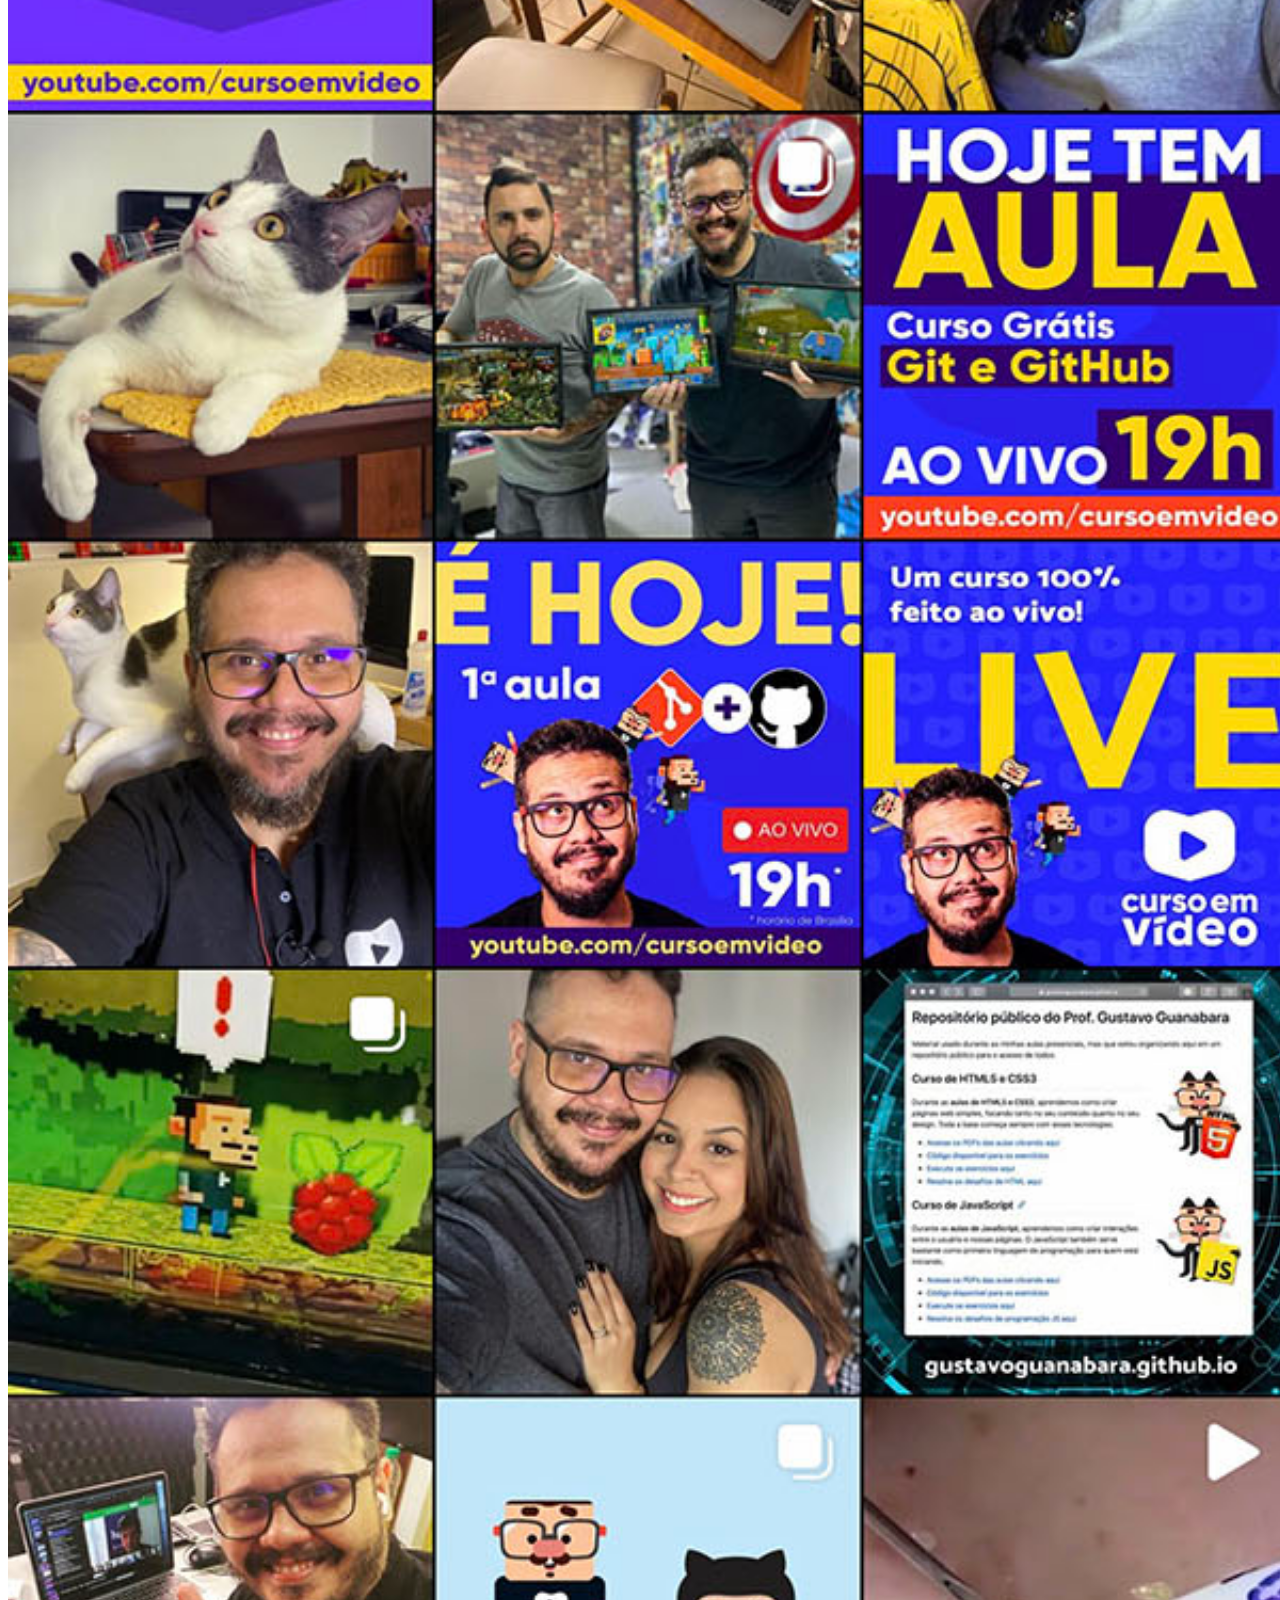
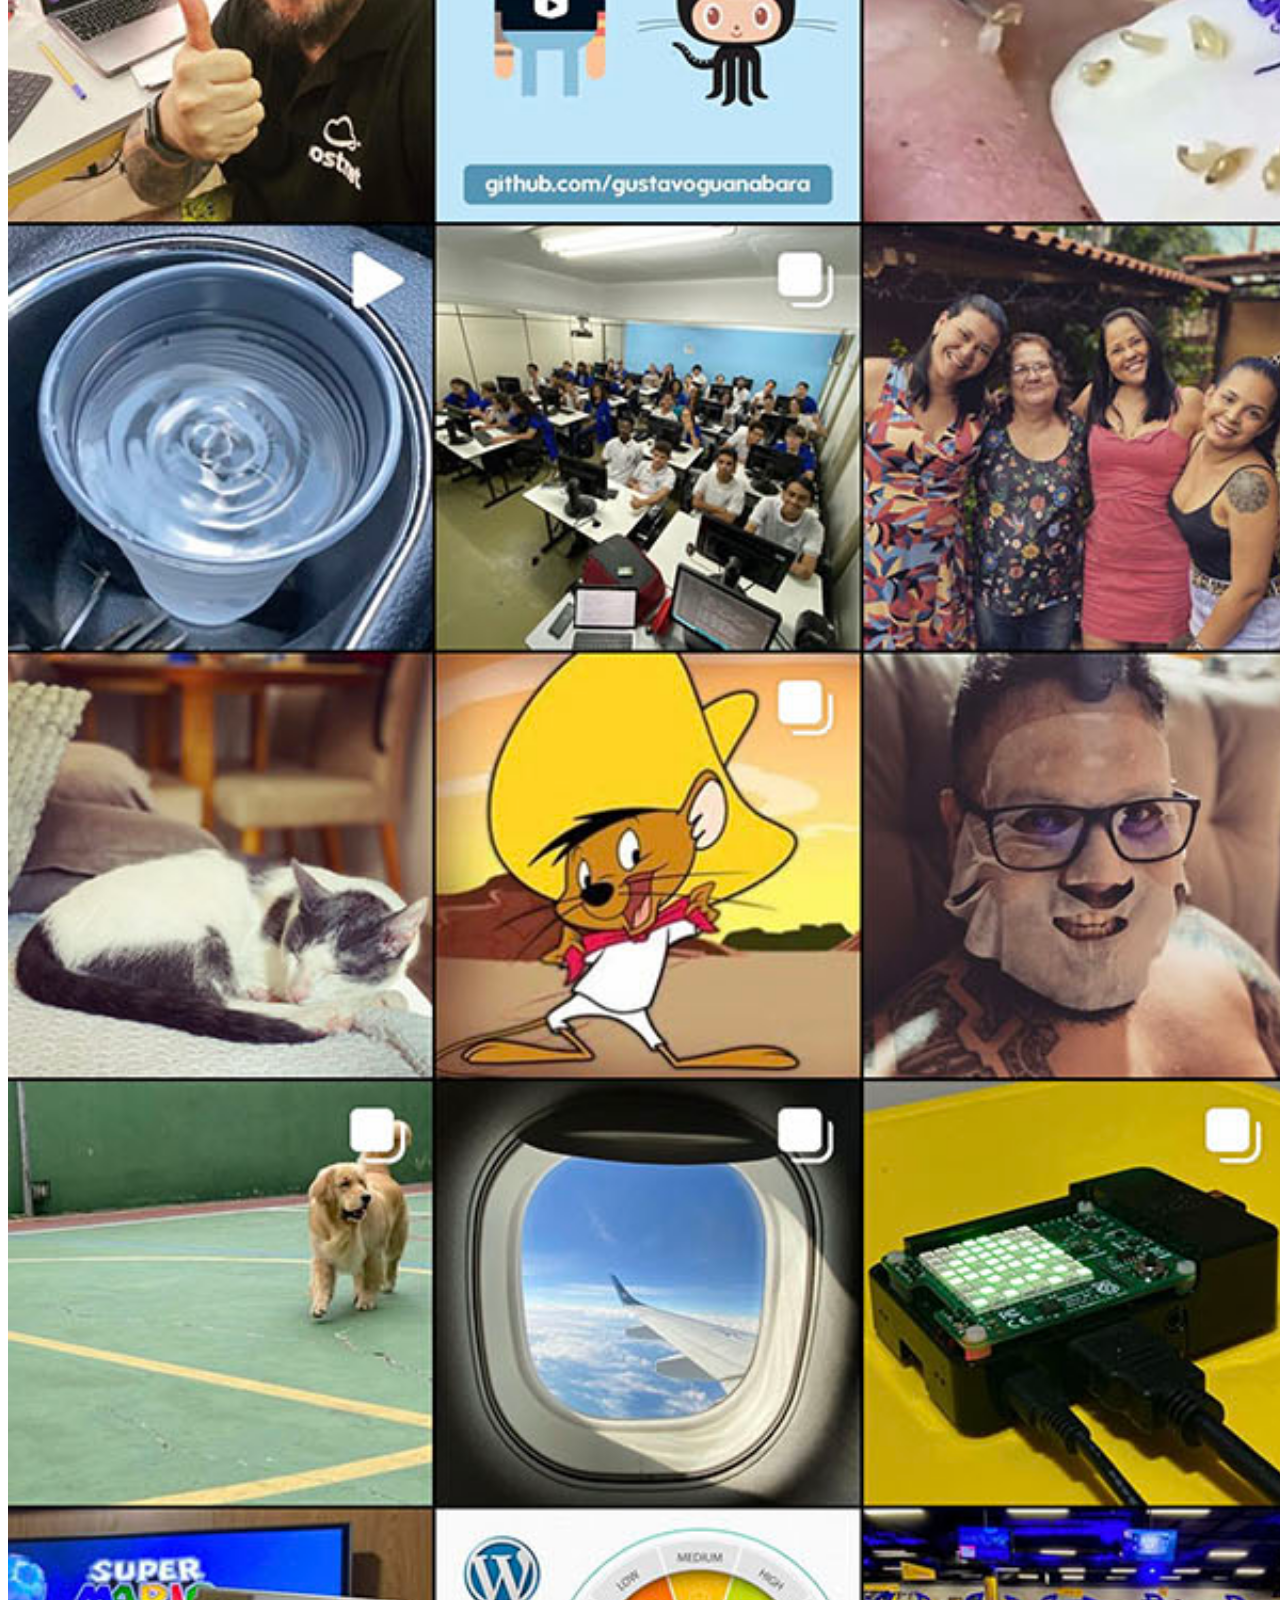
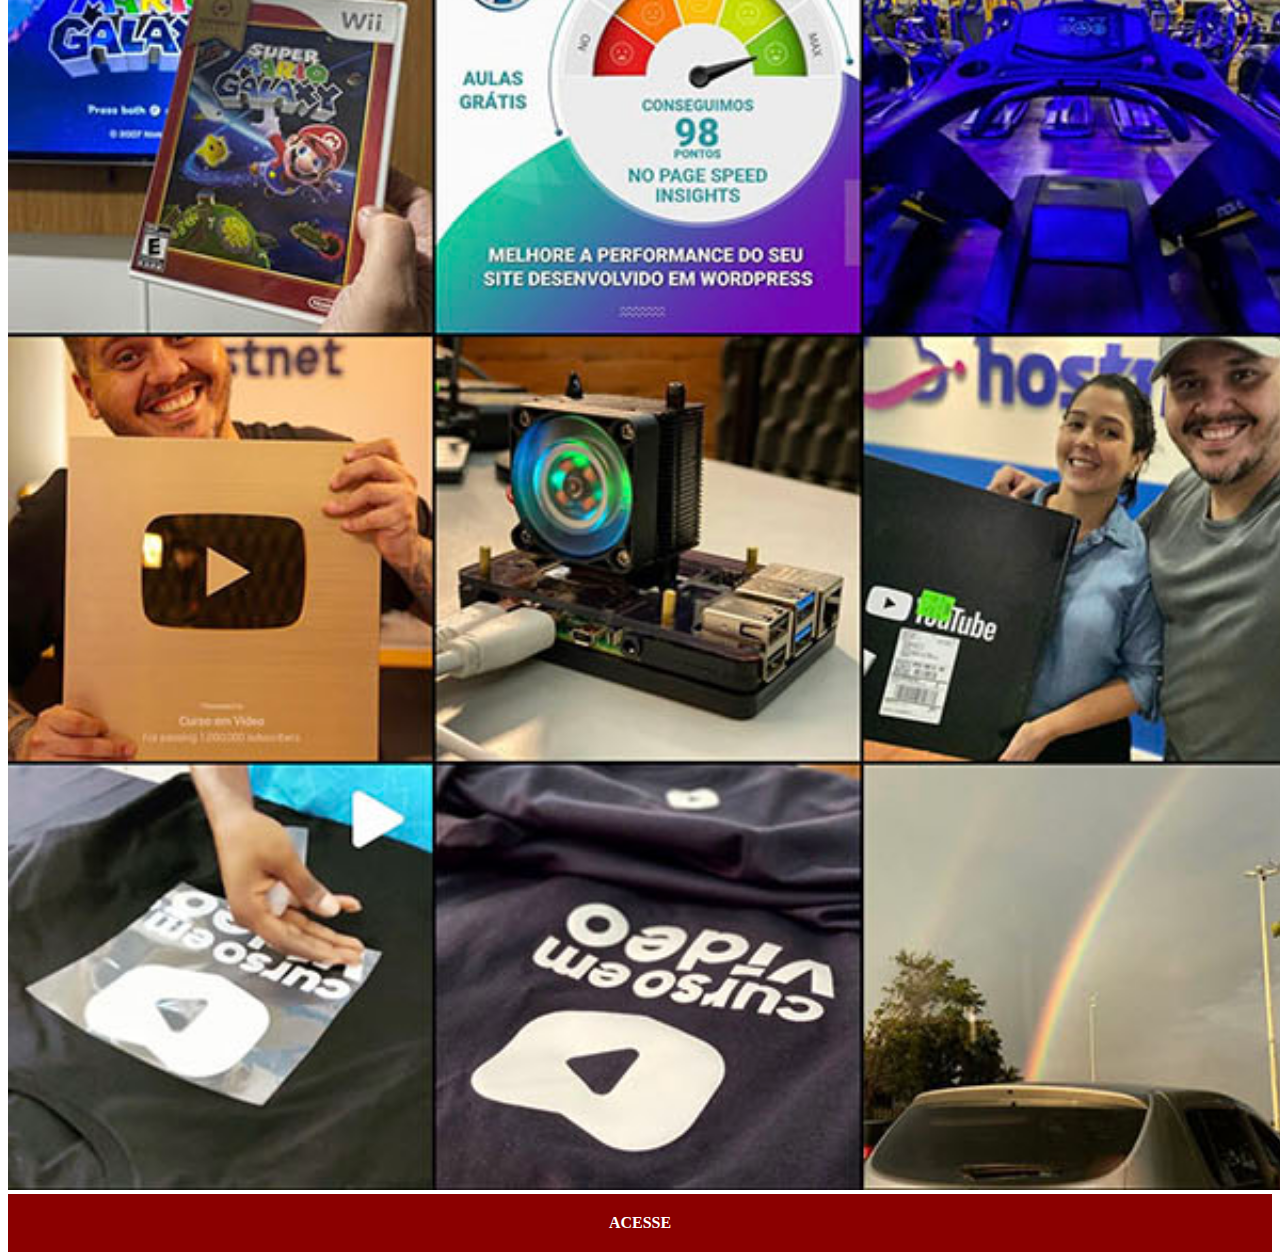
<file: instagram.html>
<!DOCTYPE html>
<html lang="pt-br">
<head>
    <meta charset="UTF-8">
    <meta http-equiv="X-UA-Compatible" content="IE=edge">
    <meta name="viewport" content="width=device-width, initial-scale=1.0">
    <title>Instagram</title>
    <link rel="stylesheet" href="styles/social.css">
</head>
<body>
    <img src="imagens/tela-instagram.jpg" alt="instagram">
    <a href="https://www.instagram.com/gustavoguanabara/" target="_blank">ACESSE</a>
</body>
</html>
</file>
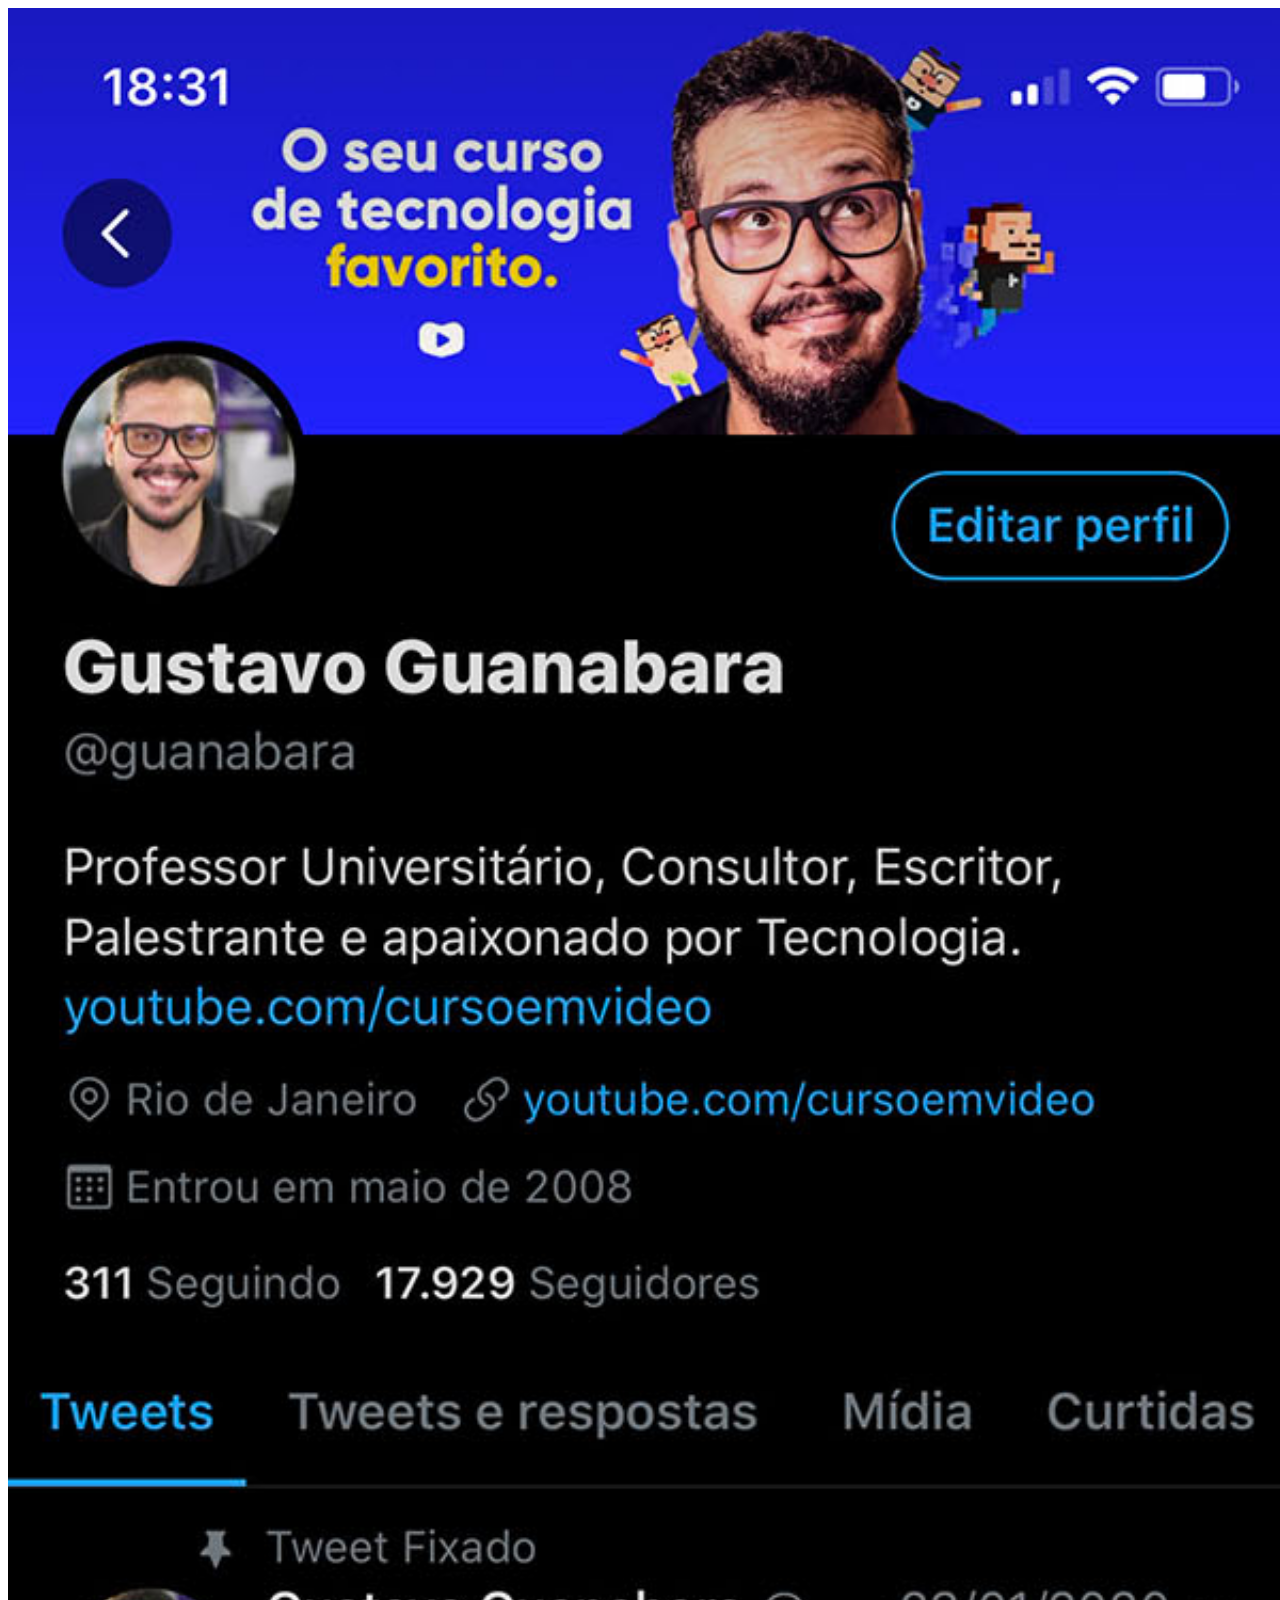
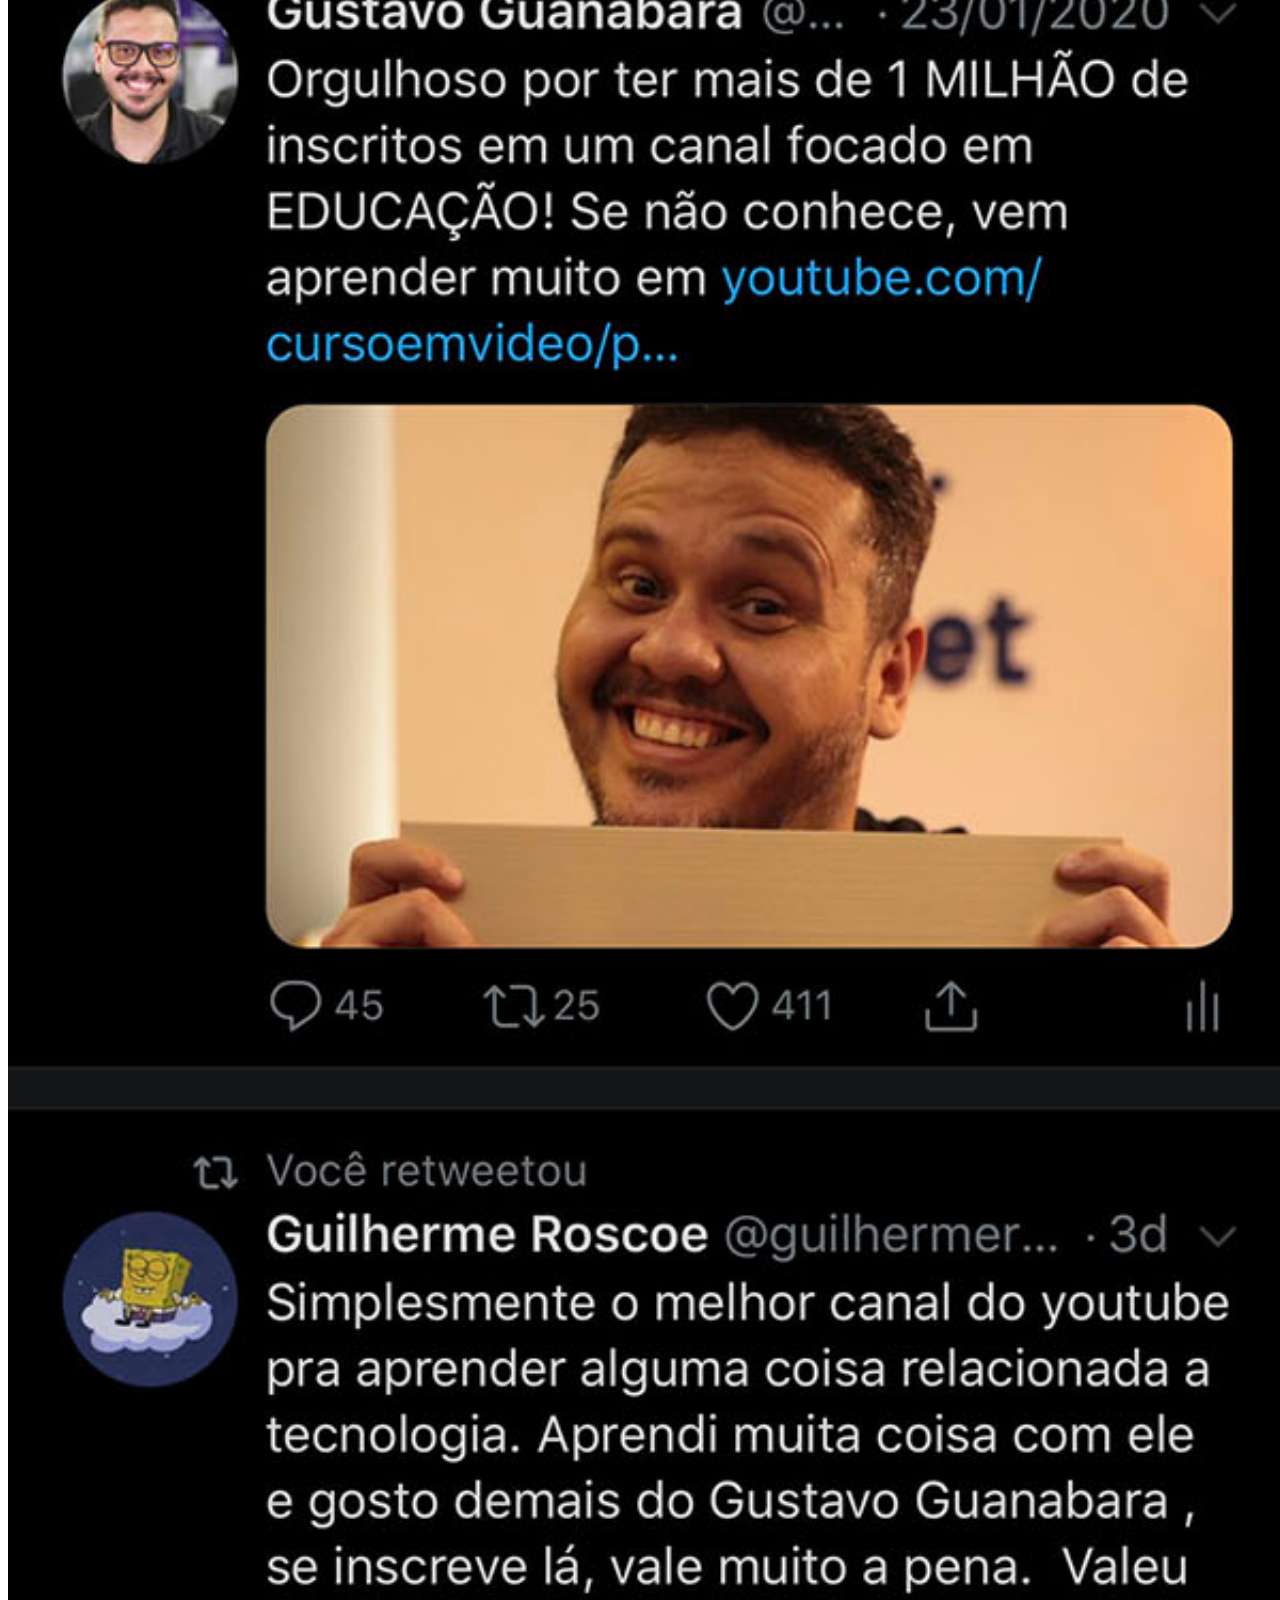
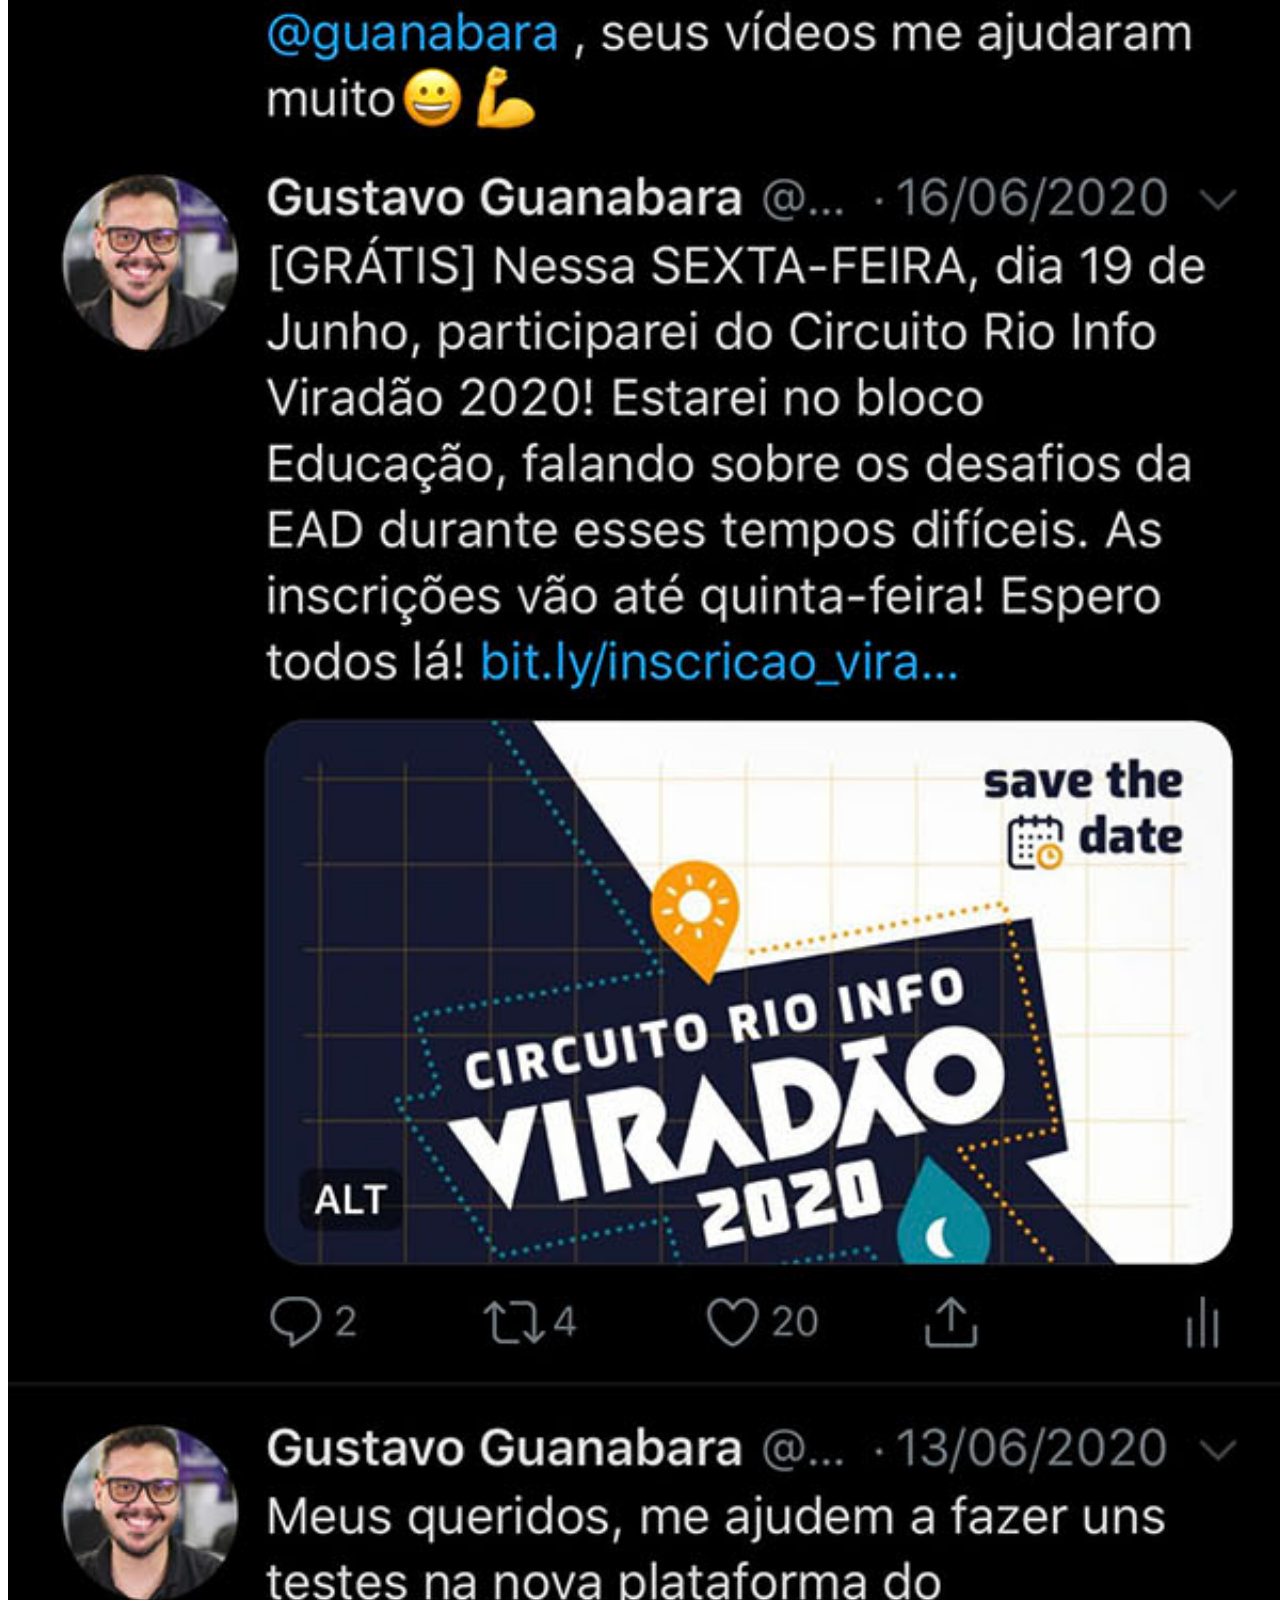
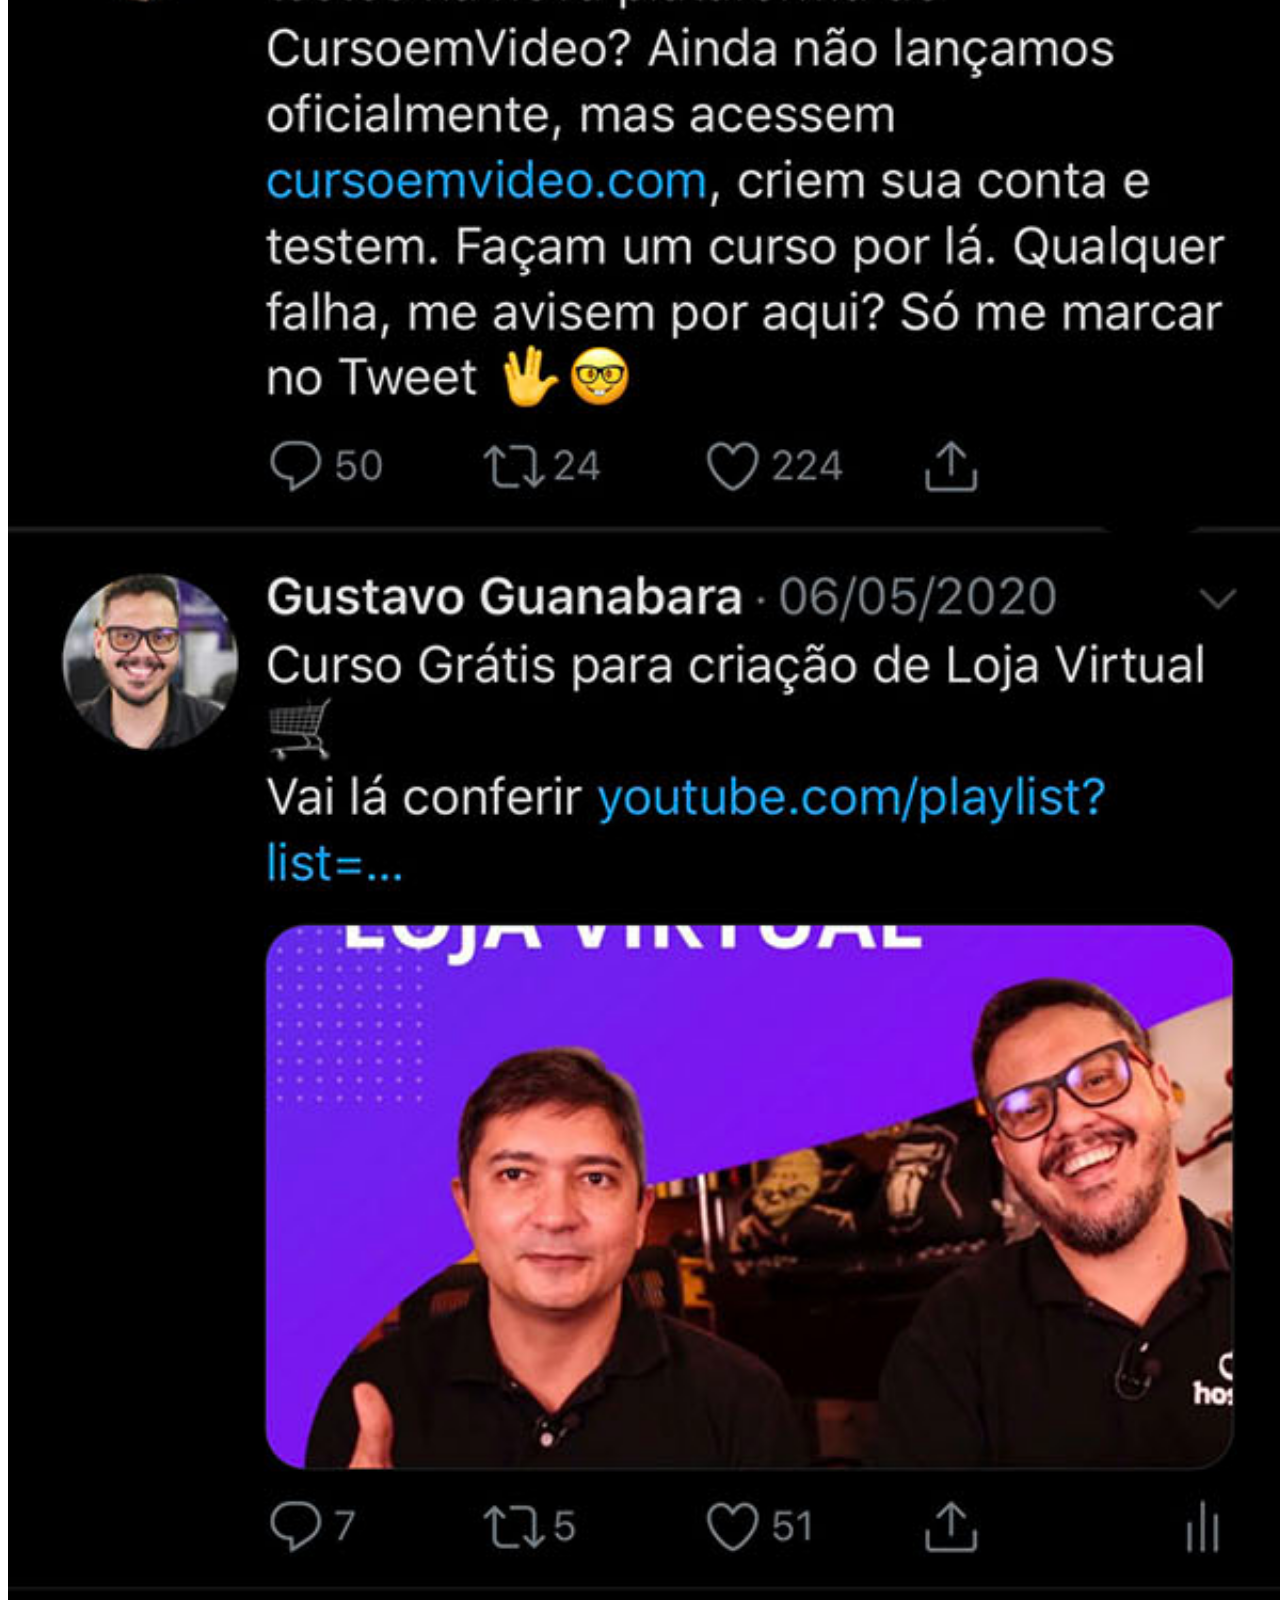
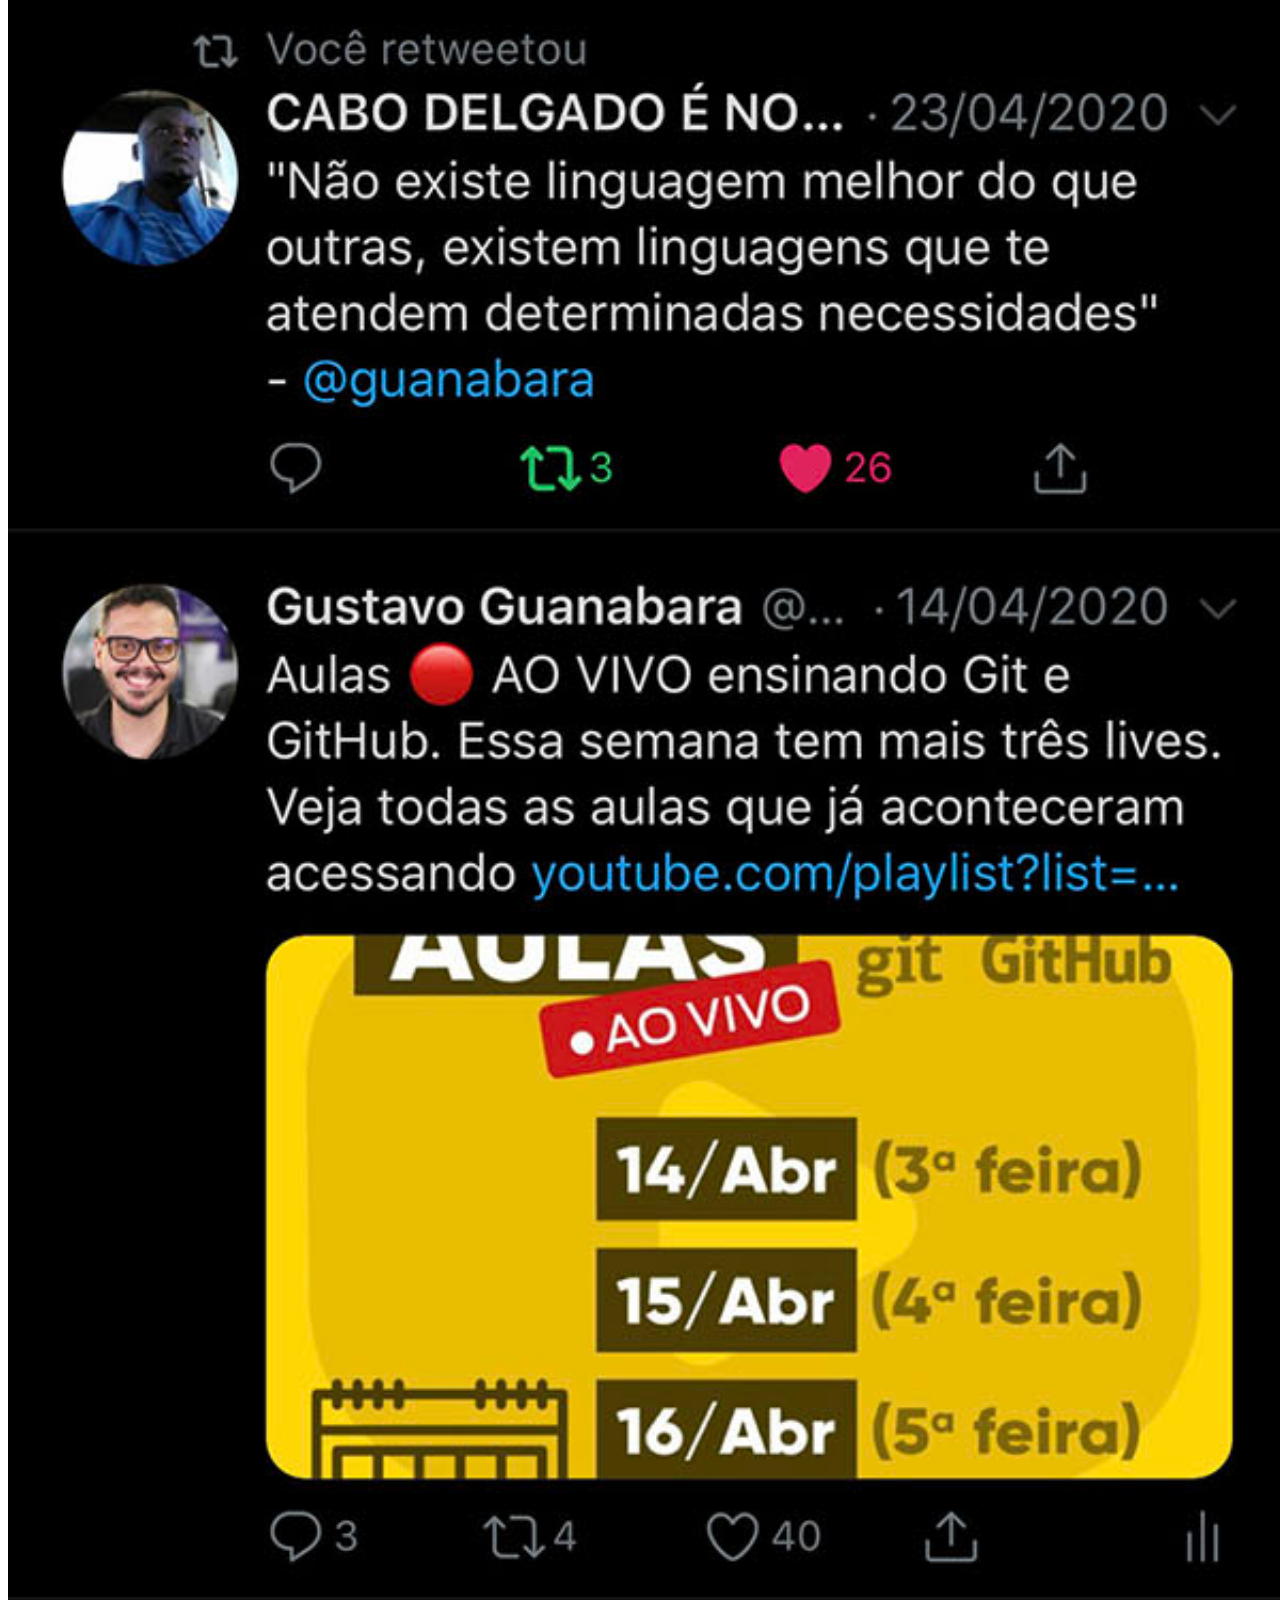
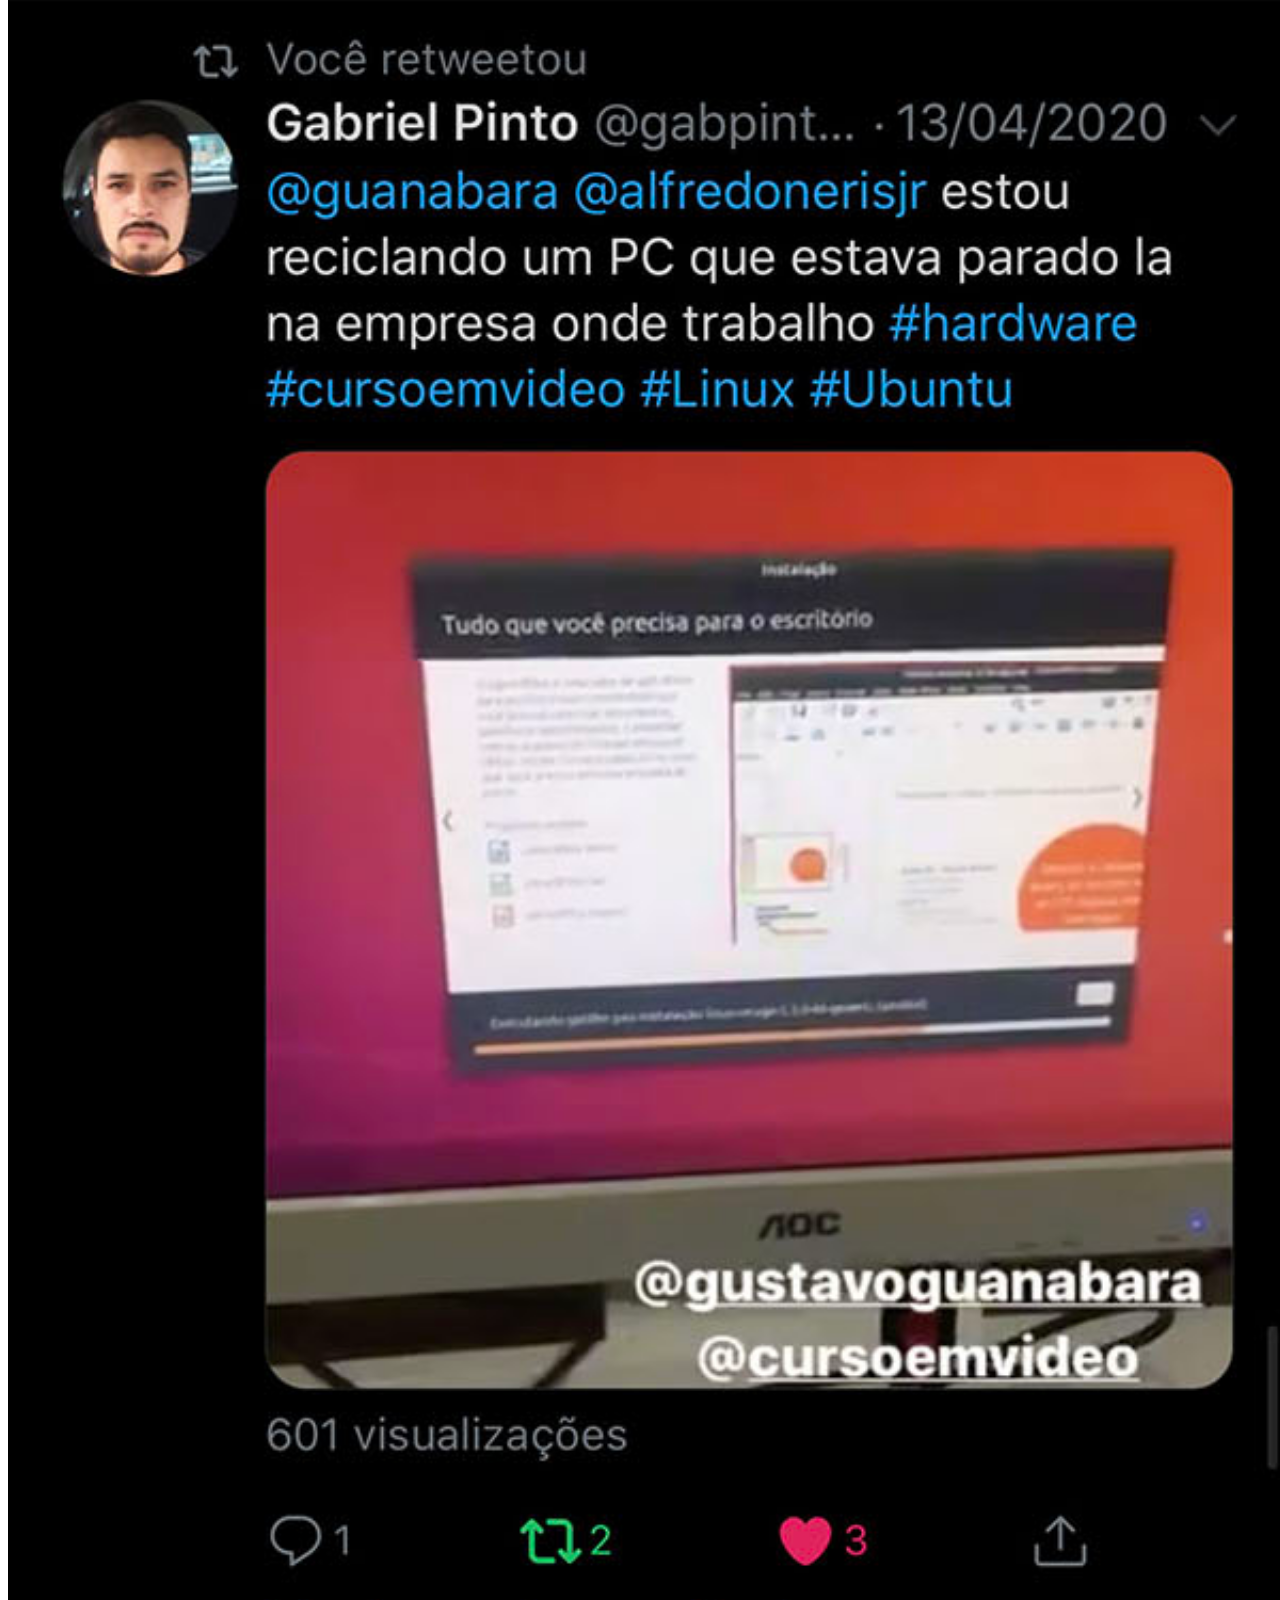
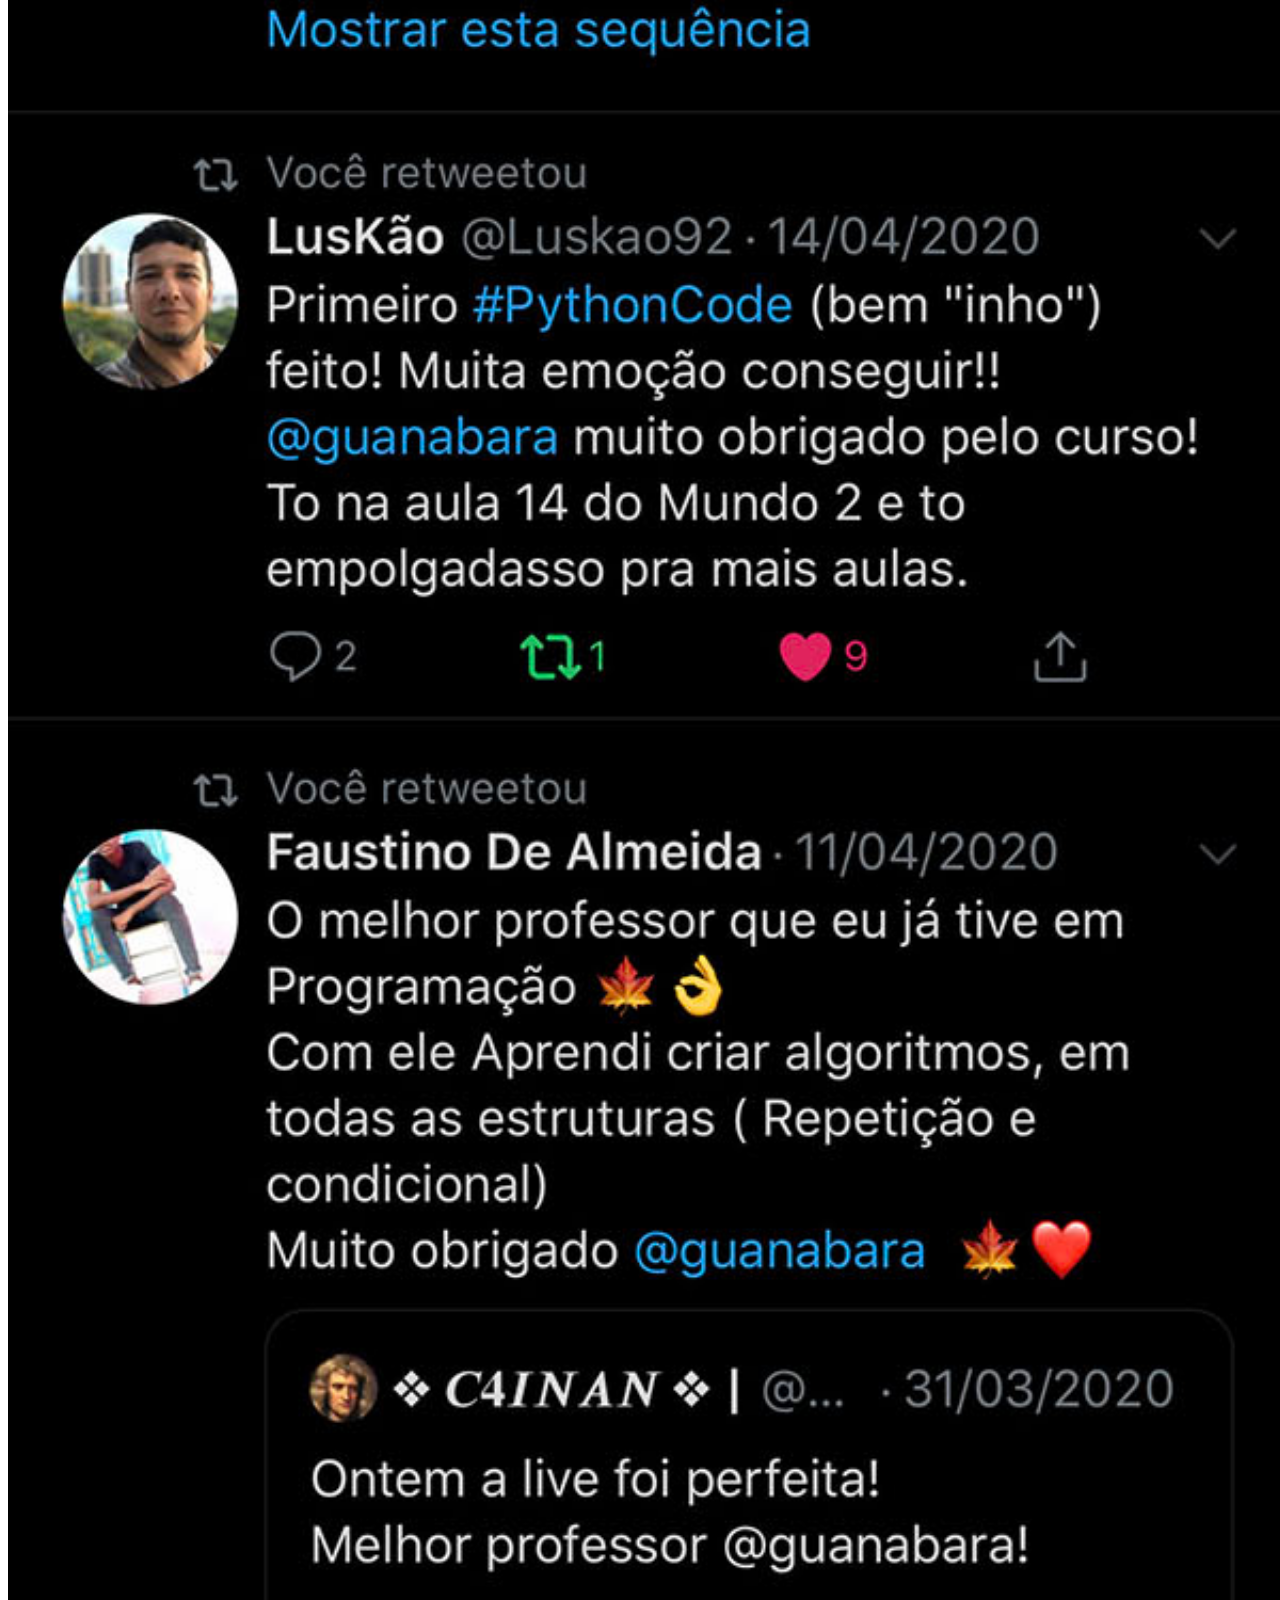
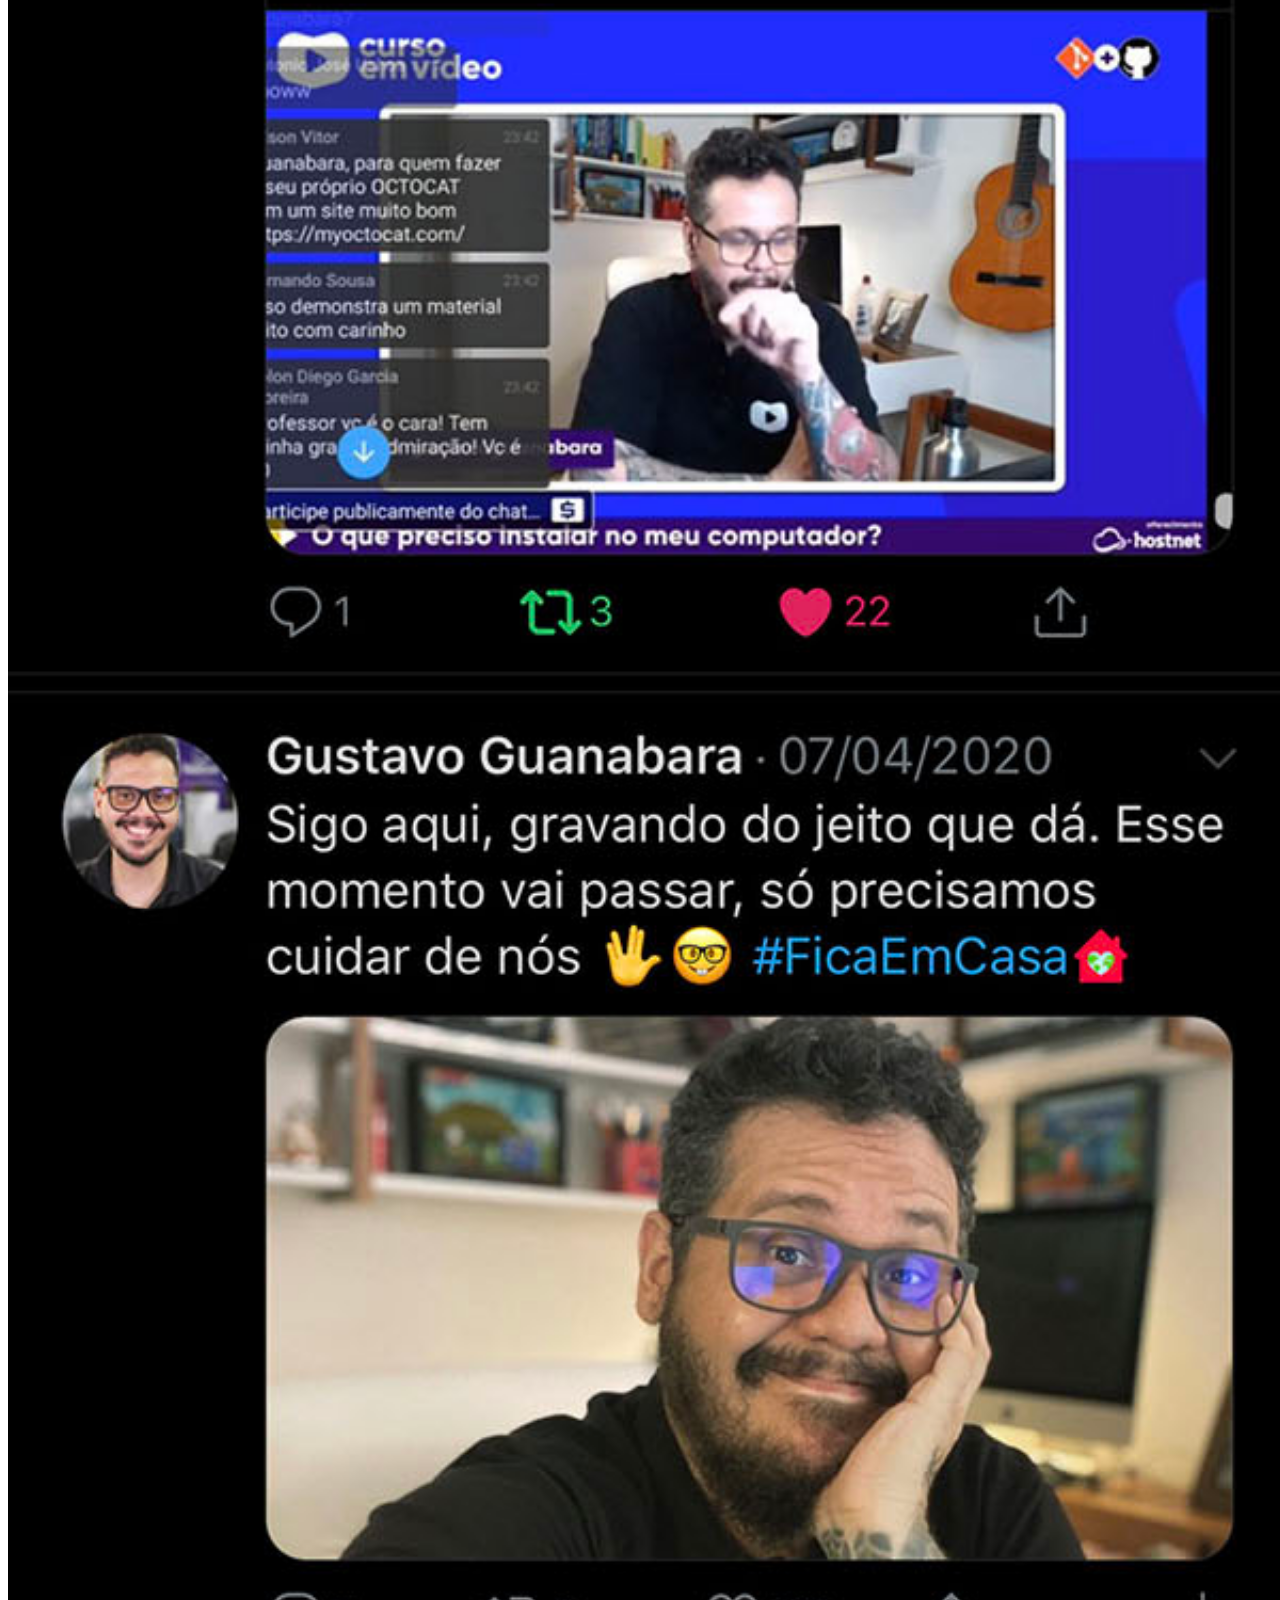
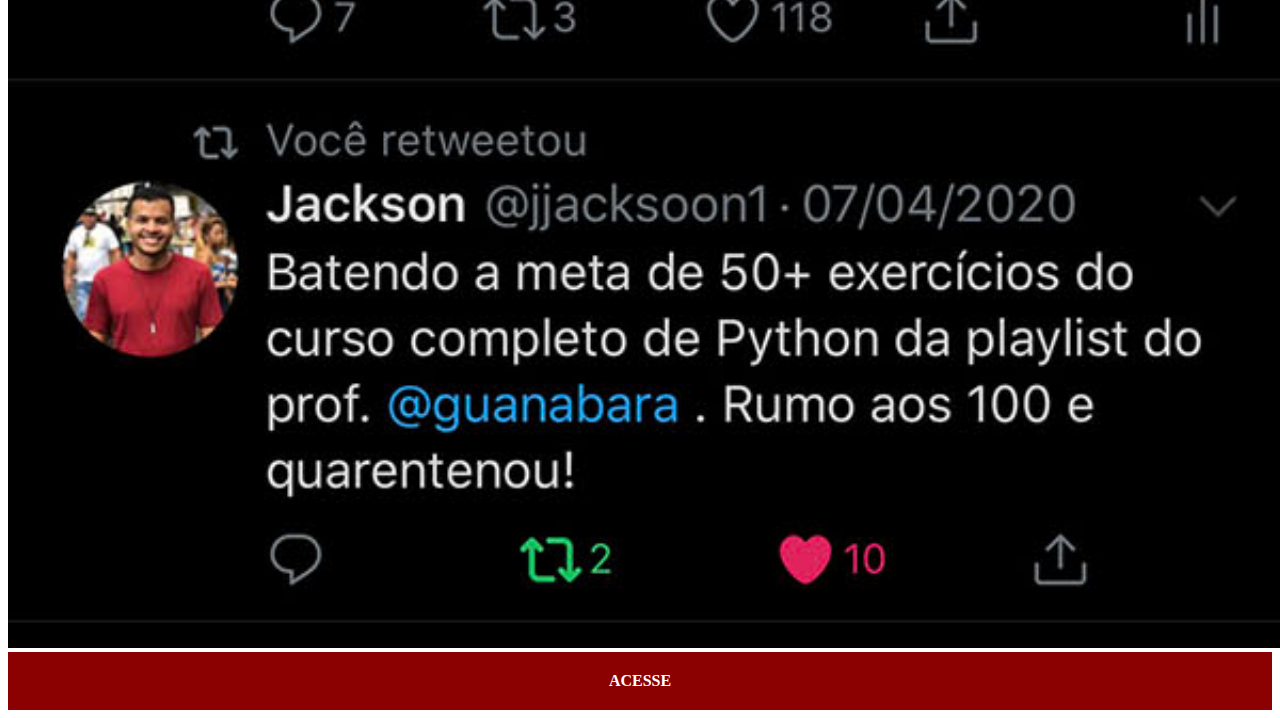
<file: twitter.html>
<!DOCTYPE html>
<html lang="pt-br">
<head>
    <meta charset="UTF-8">
    <meta http-equiv="X-UA-Compatible" content="IE=edge">
    <meta name="viewport" content="width=device-width, initial-scale=1.0">
    <title>Twitter</title>
    <link rel="stylesheet" href="styles/social.css">
</head>
<body>
    <img src="imagens/tela-twitter.jpg" alt="twitter">
    <a href="https://twitter.com/guanabara" target="_blank">ACESSE</a>
</body>
</html>
</file>
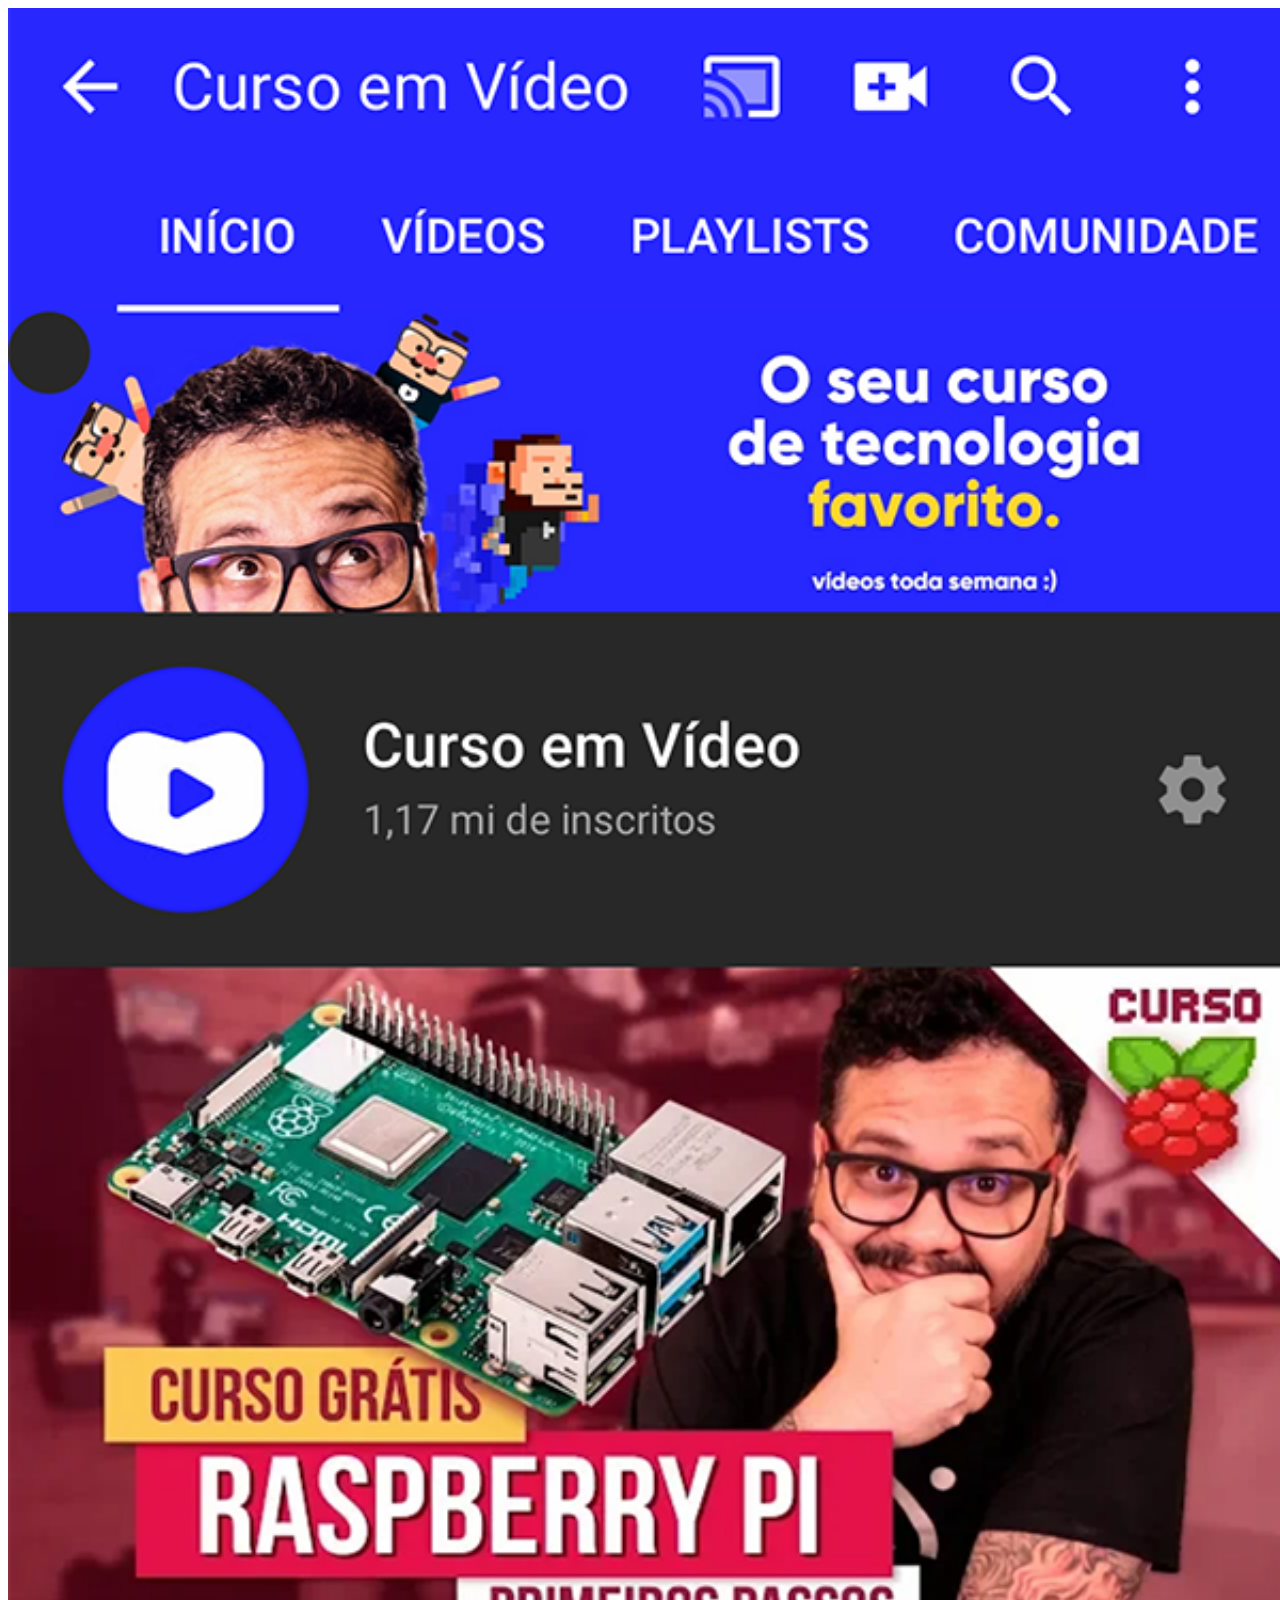
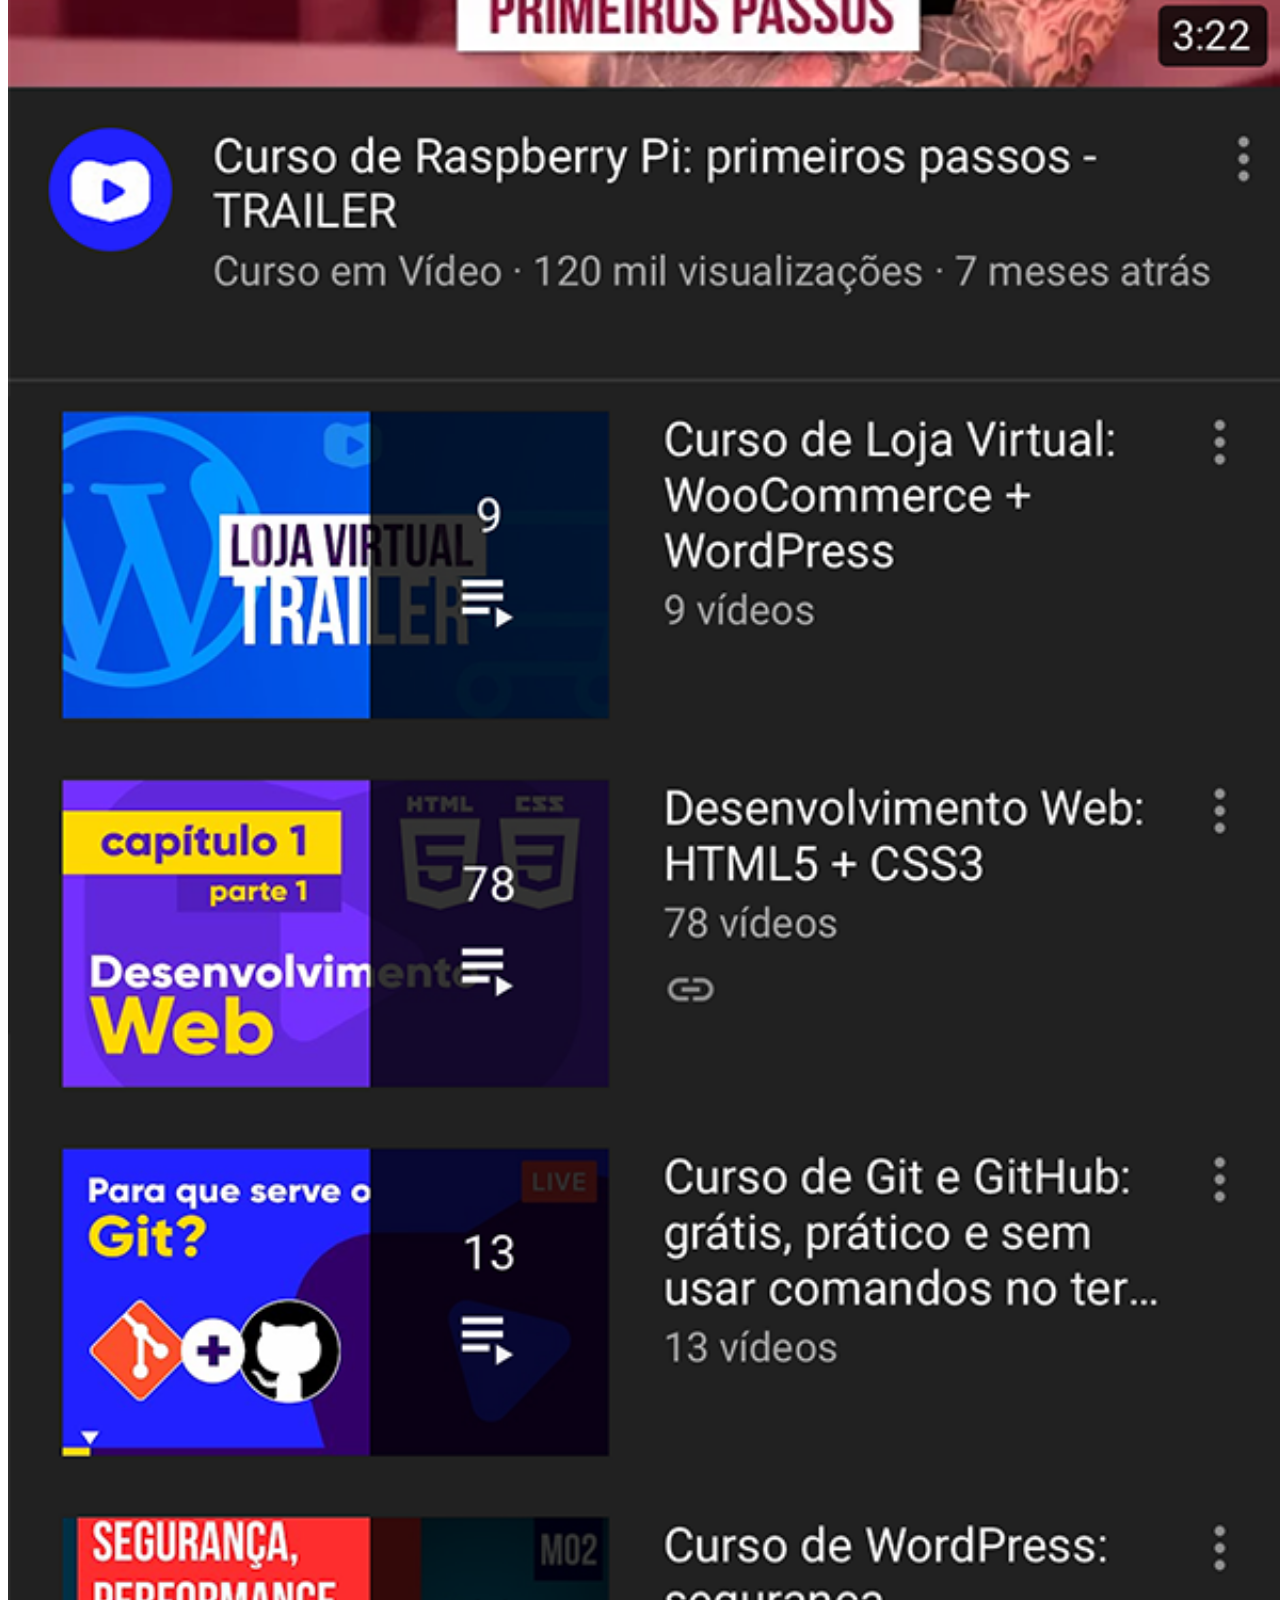
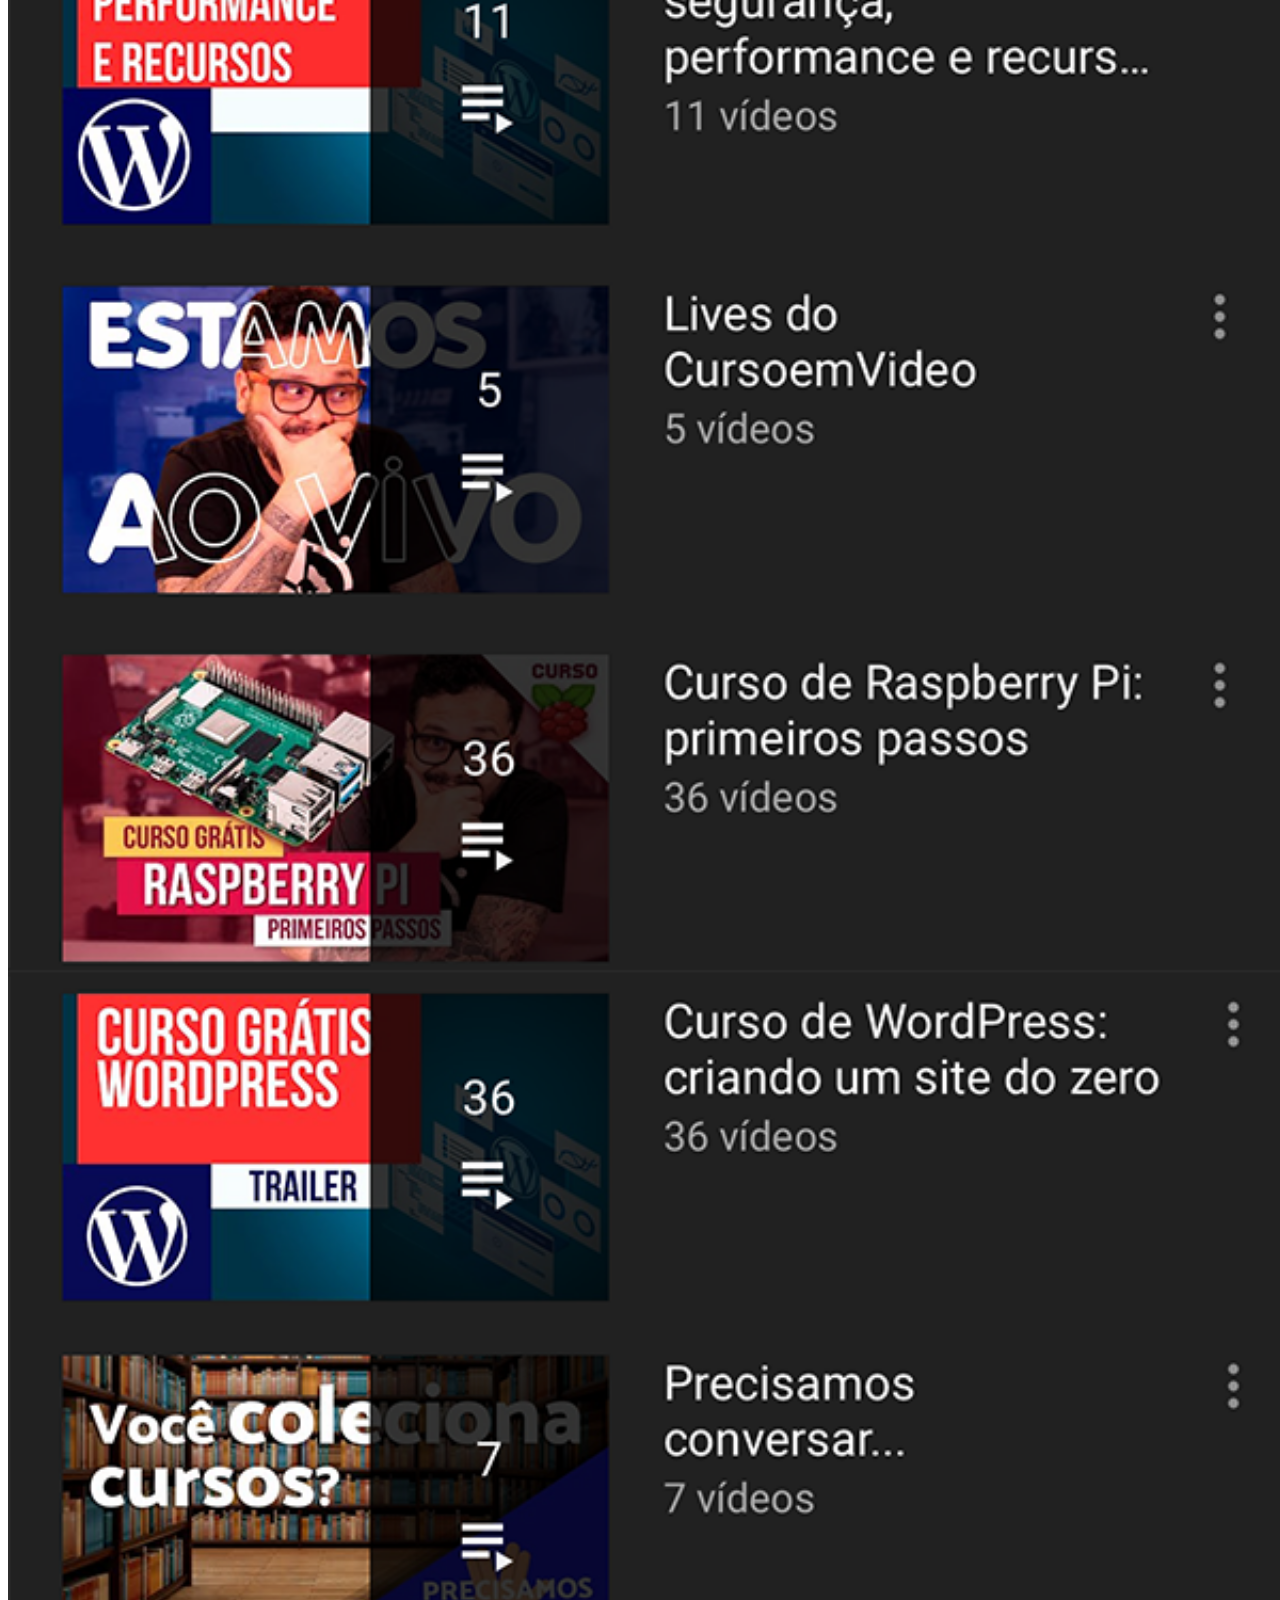
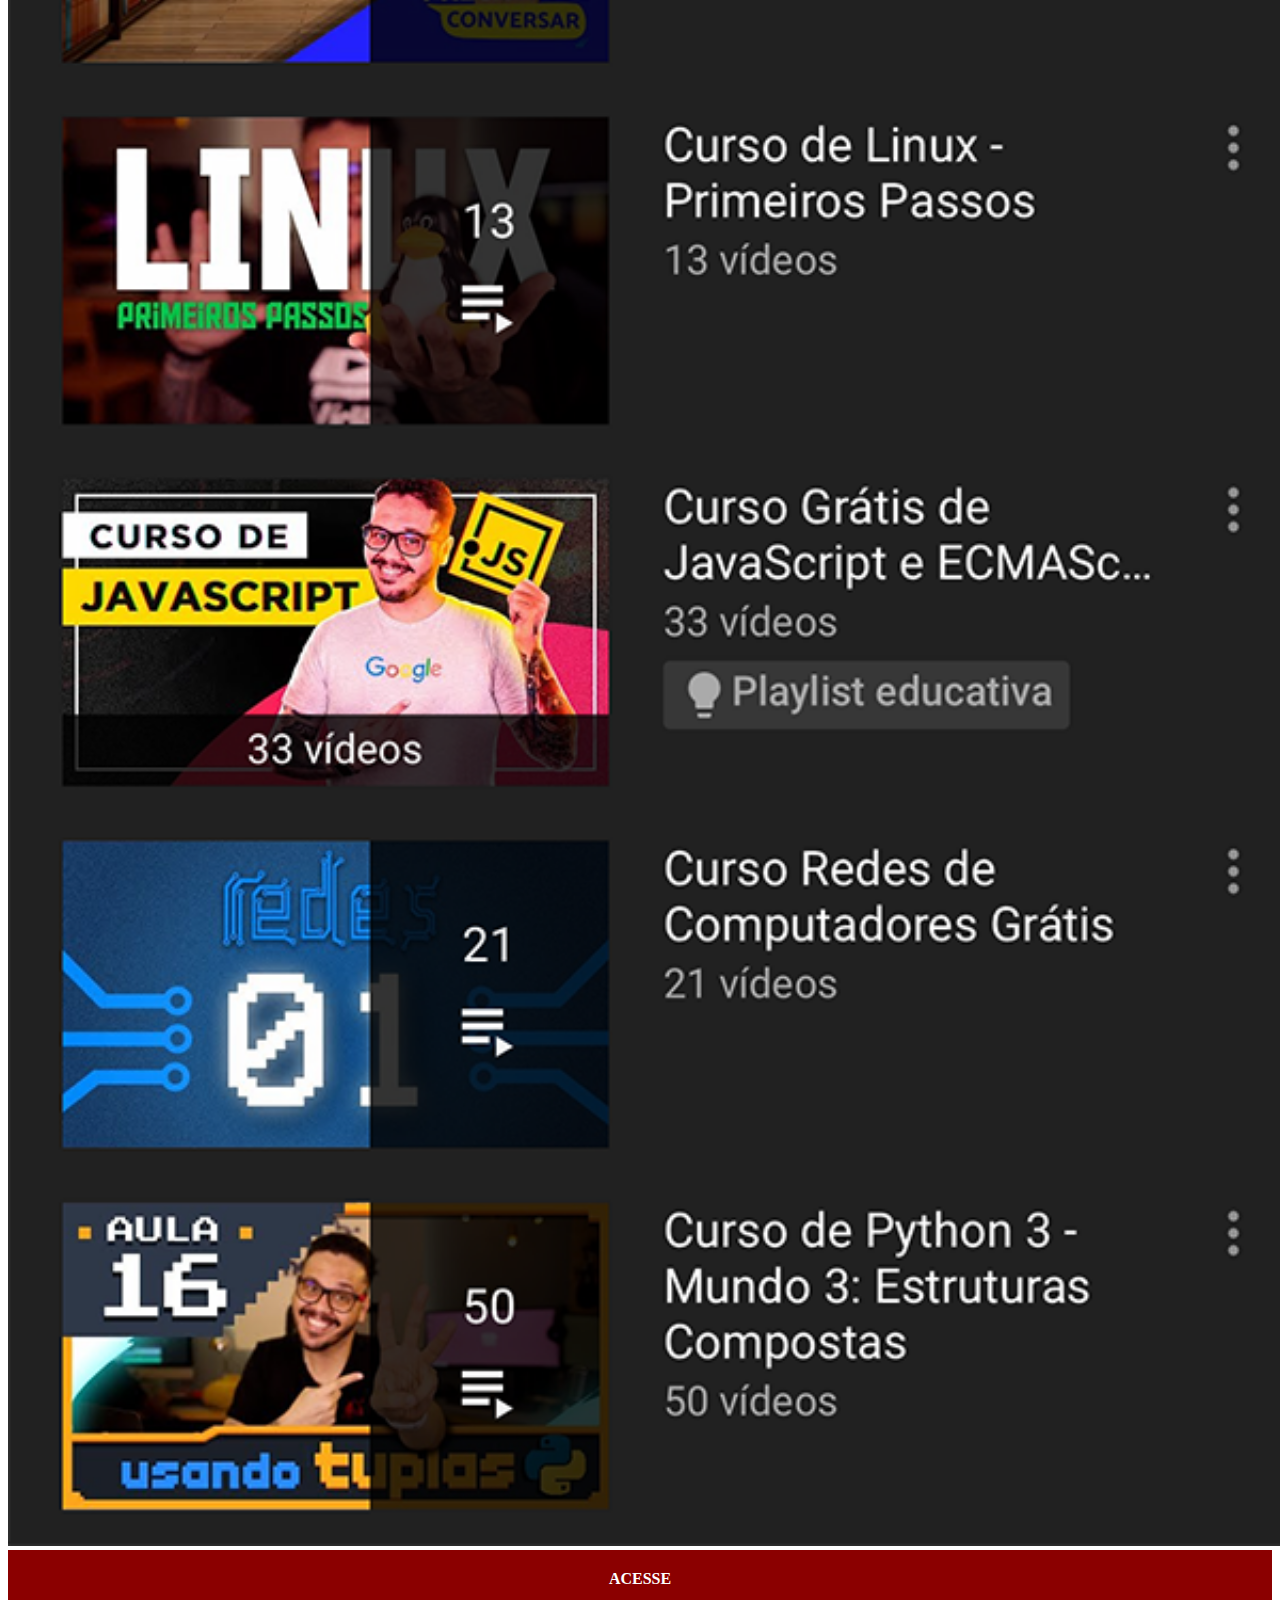
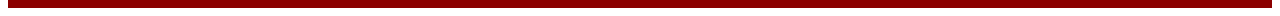
<file: youtube.html>
<!DOCTYPE html>
<html lang="pt-br">
<head>
    <meta charset="UTF-8">
    <meta http-equiv="X-UA-Compatible" content="IE=edge">
    <meta name="viewport" content="width=device-width, initial-scale=1.0">
    <title>YouTube</title>
    <link rel="stylesheet" href="styles/social.css">
</head>
<body>
    <img src="imagens/tela-youtube.png" alt="youtube">
    <a href="https://www.youtube.com/c/CursoemV%C3%ADdeo/playlists" target="_blank">ACESSE</a>
</body>
</html>
</file>
<file: styles/style.css>
@charset "UTF-8";

* {
    margin: 0px;
    padding: 0px;
    font-family: Arial, Helvetica, sans-serif;
}

html, body {
    height: 100vh;
    width: 100vw;
    background-color: black;
}

body {
    background: url('../imagens/fundo-madeira.jpg') no-repeat top center;
    background-size: cover;
    background-attachment: fixed;
}

main {
    height: 100vh;
    position: relative;
}

section#telefone {
    position: absolute;
    top: 50%;
    left: 50%;
    transform: translate(-50%, -50%);

    height: 627px;
    width: 311px;
    background: url('../imagens/frame-iphone.png') no-repeat;
}

iframe#tela {
    position: relative;
    top: 80px;
    left: 22px;
    width: 267px;
    height: 471px;
}

section#redes-sociais {
    text-align: right;
}

section#redes-sociais img {
    width: 50px;
    margin: 10px;
    border-radius: 50%;
    box-shadow: 2px 2px 5px rgba(0, 0, 0, 0.418);
    box-sizing: border-box;
}

section#redes-sociais img:hover {
    border: 2px solid rgba(255, 255, 255, 0.205);
    transform: translate(-3px, -3px);
    box-shadow: 5px 5px 10px rgba(0, 0, 0, 0.548);
    transition: transform 0.3s;
}
</file>
<file: styles/social.css>
@charset "UTF-8"

* {
    margin: 0px;
    padding: 0px;
    font-family: Arial, Helvetica, sans-serif;
}

::-webkit-scrollbar {
    width: 0px;
    height: 0px;
}

img {
    width: 100vw;
}

a {
    display: block;
    background-color: darkred;
    color: white;
    padding: 20px;
    text-align: center;
    font-weight: bolder;
    text-decoration: none;
}

a:hover {
    background-color: red;
}
</file>
